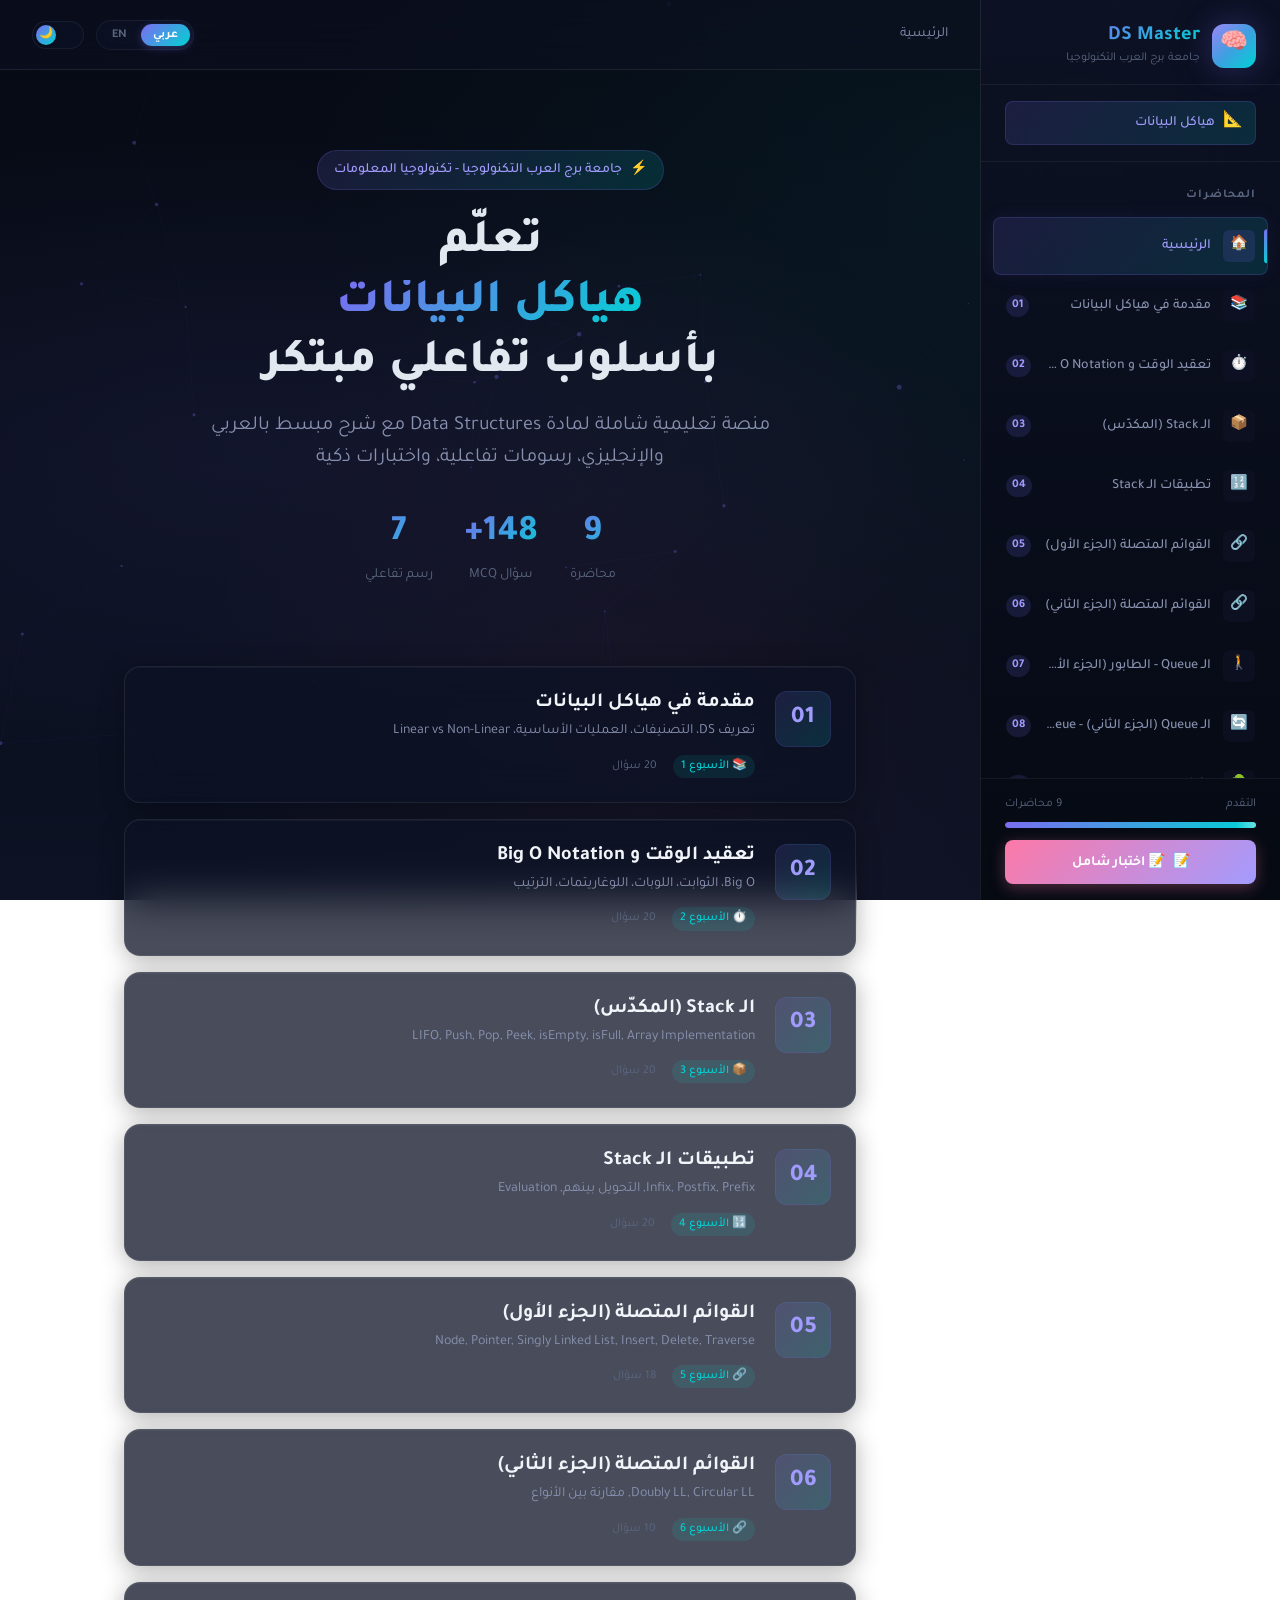
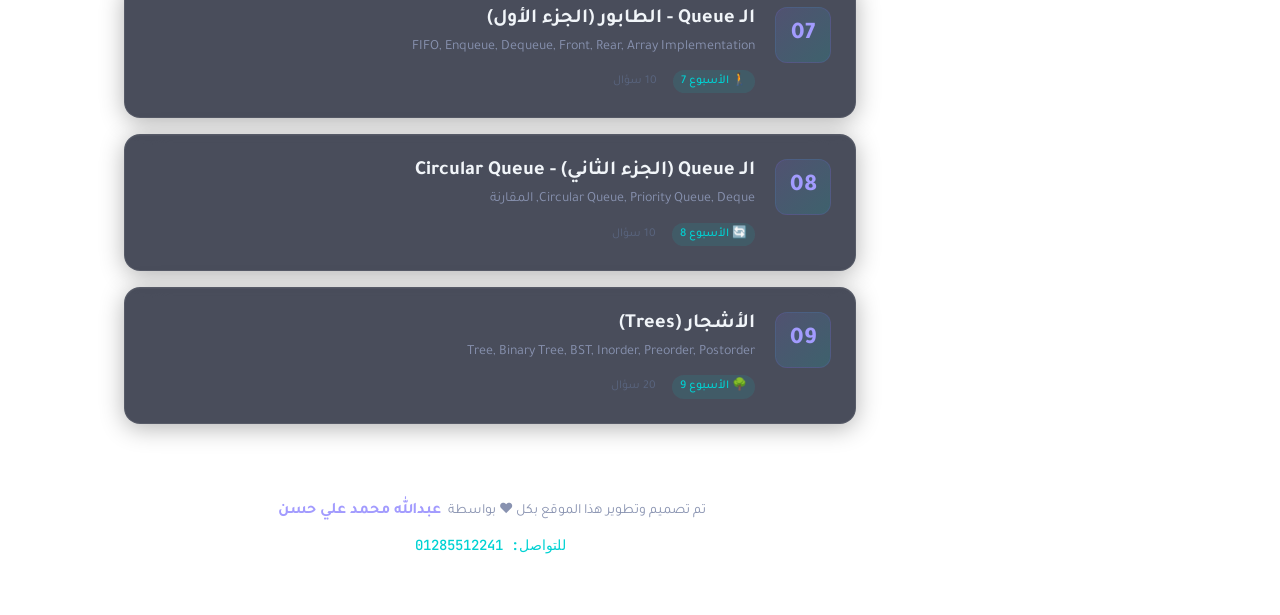
<file: site/index.html>
<!DOCTYPE html>
<html lang="ar" dir="rtl">
<head>
    <meta charset="UTF-8">
    <meta name="viewport" content="width=device-width, initial-scale=1.0">
    <meta name="description" content="DS Master - منصة تعليمية تفاعلية لمادة هياكل البيانات Data Structures - جامعة برج العرب التكنولوجيا">
    <meta name="keywords" content="Data Structures, هياكل البيانات, DS, Stack, Queue, Linked List, Tree, Graph, Big O, Time Complexity">
    <meta name="author" content="Abdullah - Borg El Arab Technology University">
    <title>DS Master | تعلّم هياكل البيانات</title>

    <!-- Favicon -->
    <link rel="icon" href="data:image/svg+xml,<svg xmlns='http://www.w3.org/2000/svg' viewBox='0 0 100 100'><text y='.9em' font-size='90'>🧠</text></svg>">

    <!-- Google Analytics (Free Visitor Tracking) -->
    <!-- لمتابعة الزوار مجاناً، قم بإنشاء حساب في Google Analytics وضع كود التتبع هنا بدلاً من G-XXXXXXXXXX -->
    <!--
    <script async src="https://www.googletagmanager.com/gtag/js?id=G-XXXXXXXXXX"></script>
    <script>
      window.dataLayer = window.dataLayer || [];
      function gtag(){dataLayer.push(arguments);}
      gtag('js', new Date());
      gtag('config', 'G-XXXXXXXXXX');
    </script>
    -->

    <!-- Styles -->
    <link rel="stylesheet" href="css/style.css">
</head>
<body>
    <!-- Particle Background -->
    <canvas id="particles-canvas"></canvas>

    <div class="app-wrapper">
        <!-- ═══════ SIDEBAR ═══════ -->
        <aside class="sidebar" id="sidebar">
            <!-- Logo -->
            <div class="sidebar-header">
                <div class="sidebar-logo">
                    <div class="logo-icon">🧠</div>
                    <div class="logo-text">
                        <span class="logo-title">DS Master</span>
                        <span class="logo-subtitle">جامعة برج العرب التكنولوجيا</span>
                    </div>
                </div>
            </div>

            <!-- Subject Badge -->
            <div class="subject-selector">
                <div class="subject-badge">
                    <span class="subject-badge-icon">📐</span>
                    <span class="subject-badge-text">هياكل البيانات</span>
                </div>
            </div>

            <!-- Navigation -->
            <nav class="sidebar-nav">
                <div class="nav-section-title">المحاضرات</div>
                <div id="sidebar-nav">
                    <!-- Dynamically populated by JS -->
                </div>
            </nav>

            <!-- Footer -->
            <div class="sidebar-footer">
                <div class="sidebar-progress">
                    <div class="progress-label">
                        <span>التقدم</span>
                        <span>9 محاضرات</span>
                    </div>
                    <div class="progress-bar">
                        <div class="progress-fill" style="width: 100%"></div>
                    </div>
                </div>
                <button class="exam-btn" onclick="navigate('exam')">
                    <span>📝</span> اختبار شامل
                </button>
            </div>
        </aside>

        <!-- Sidebar Overlay (mobile) -->
        <div class="sidebar-overlay" onclick="closeSidebar()"></div>

        <!-- ═══════ MAIN AREA ═══════ -->
        <main>
            <!-- Header -->
            <header class="header">
                <div class="header-left">
                    <button class="menu-toggle" onclick="toggleSidebar()" aria-label="Toggle Menu">☰</button>
                    <div class="breadcrumb">
                        <span class="breadcrumb-item">الرئيسية</span>
                    </div>
                </div>

                <div class="header-right">
                    <!-- Language Toggle -->
                    <div class="lang-toggle">
                        <button class="lang-option active" data-lang="ar" onclick="setLanguage('ar')">عربي</button>
                        <button class="lang-option" data-lang="en" onclick="setLanguage('en')">EN</button>
                    </div>

                    <!-- Theme Toggle -->
                    <div class="theme-toggle" onclick="toggleTheme()" role="button" aria-label="Toggle Theme">
                        <div class="theme-toggle-thumb">🌙</div>
                    </div>
                </div>
            </header>

            <!-- Content Area -->
            <div class="main-content" id="main-content">
                <!-- Dynamically rendered by JS -->
                <div class="content-wrapper" style="text-align:center; padding: 4rem 0;">
                    <div style="font-size: 3rem; margin-bottom: 1rem;">🧠</div>
                    <h1 style="font-size: 1.5rem; color: var(--text-heading);">جاري التحميل...</h1>
                    <p style="color: var(--text-muted);">Loading DS Master...</p>
                </div>
            </div>
        </main>
    </div>

    <!-- Scripts (order matters!) -->
    <script src="js/data.js"></script>
    <script src="js/quizzes.js"></script>
    <script src="js/app.js"></script>
</body>
</html>
</file>
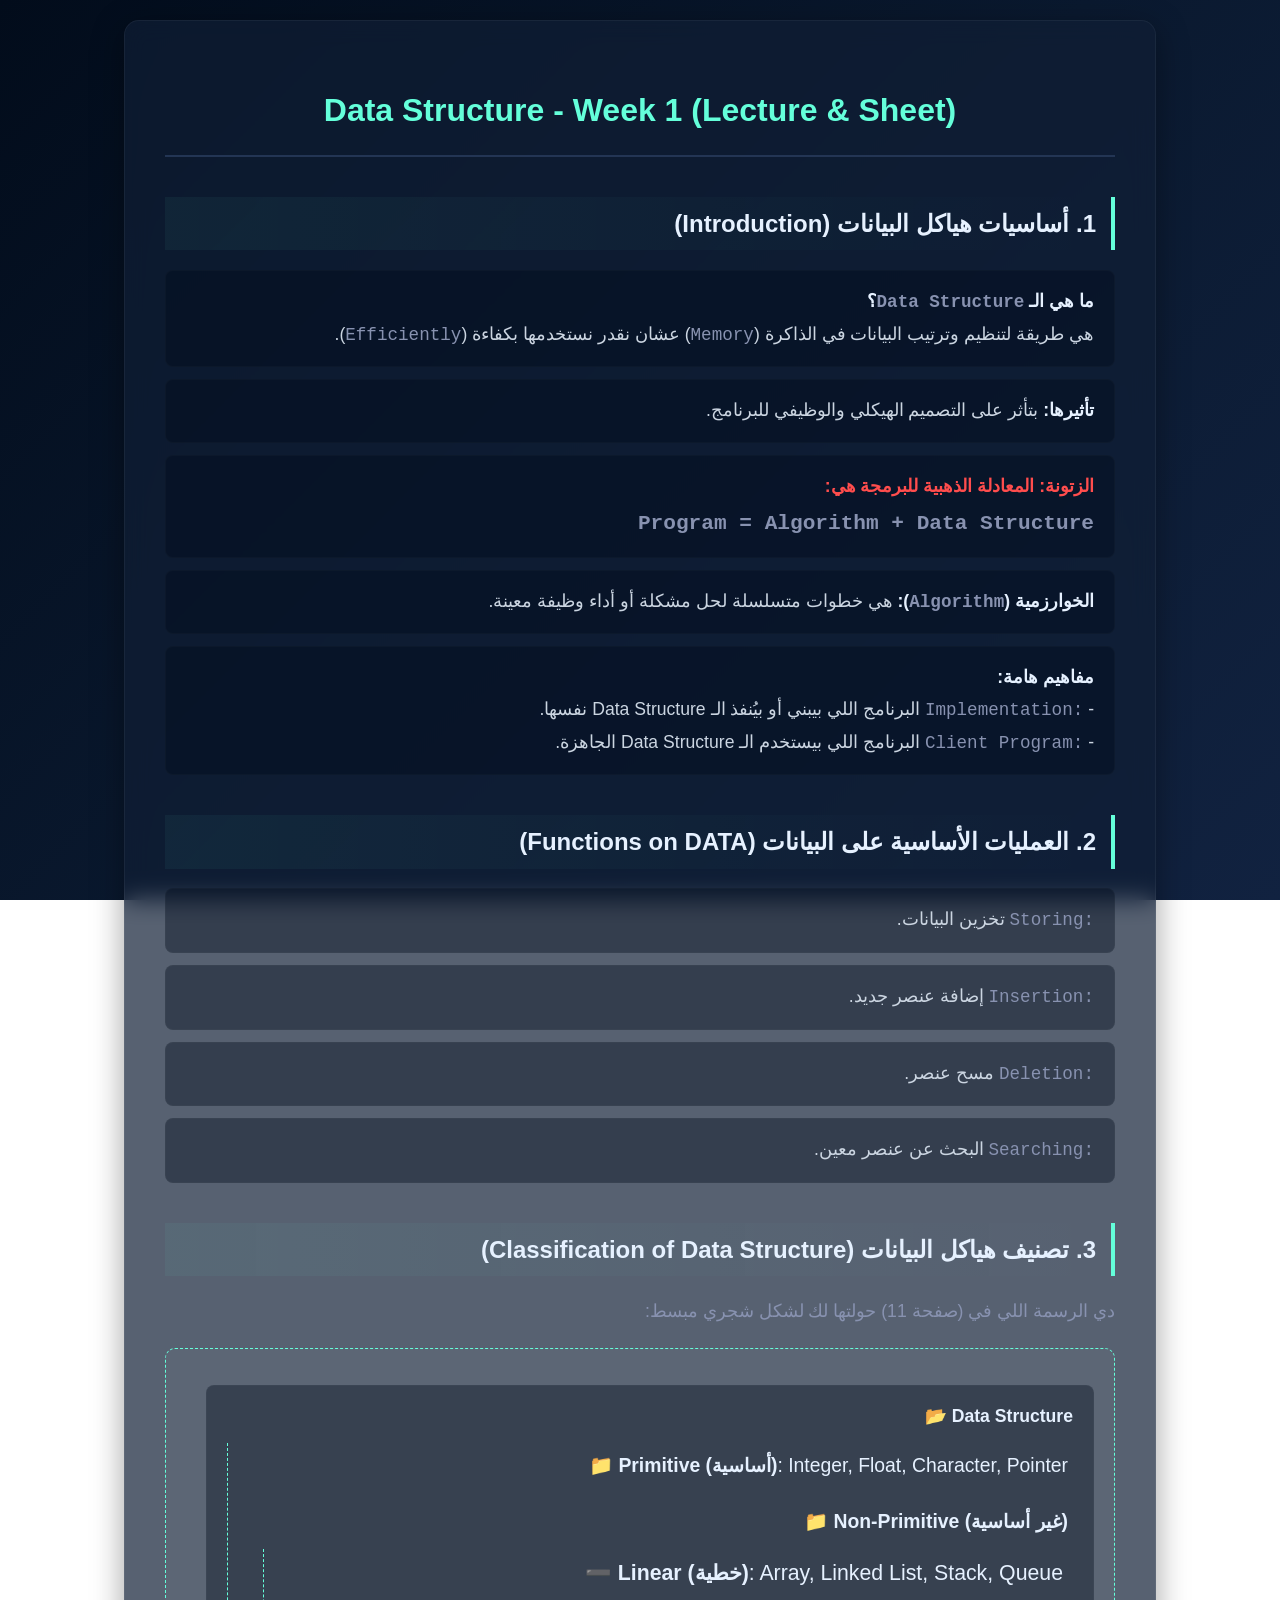
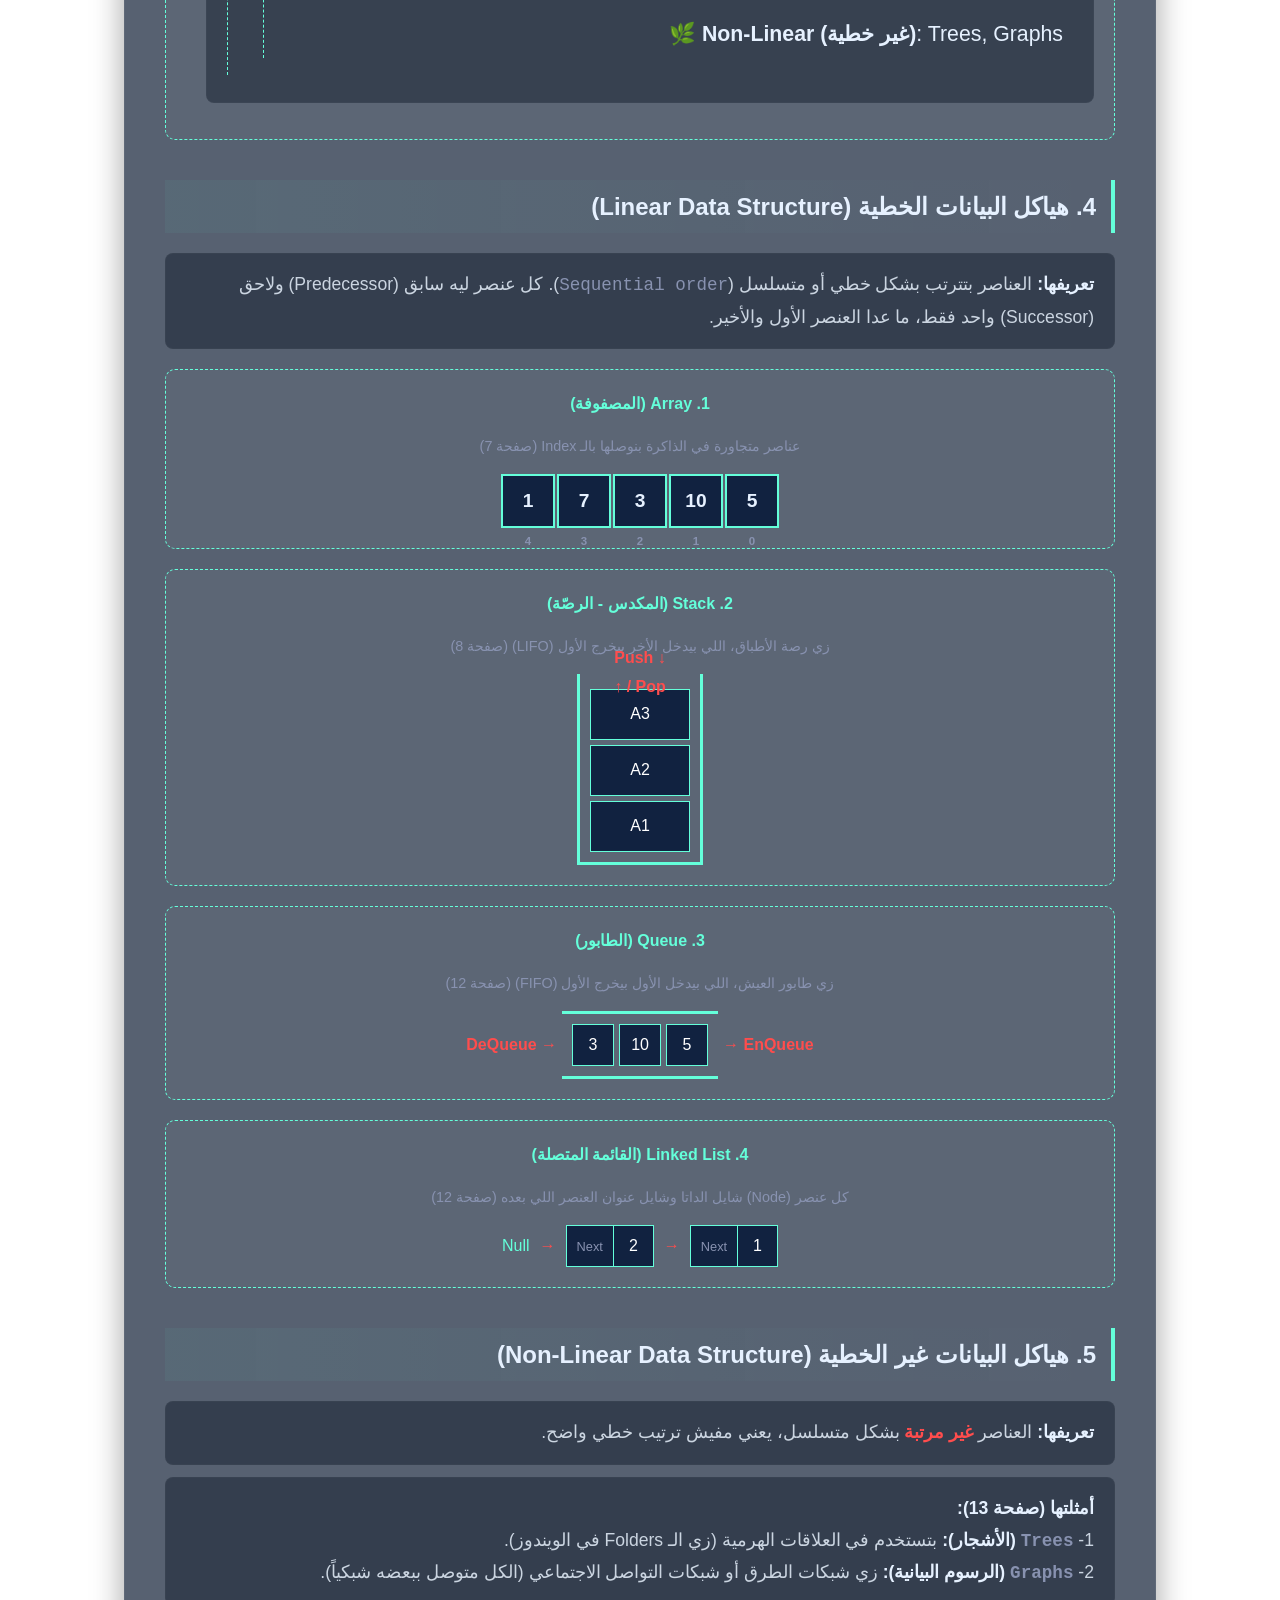
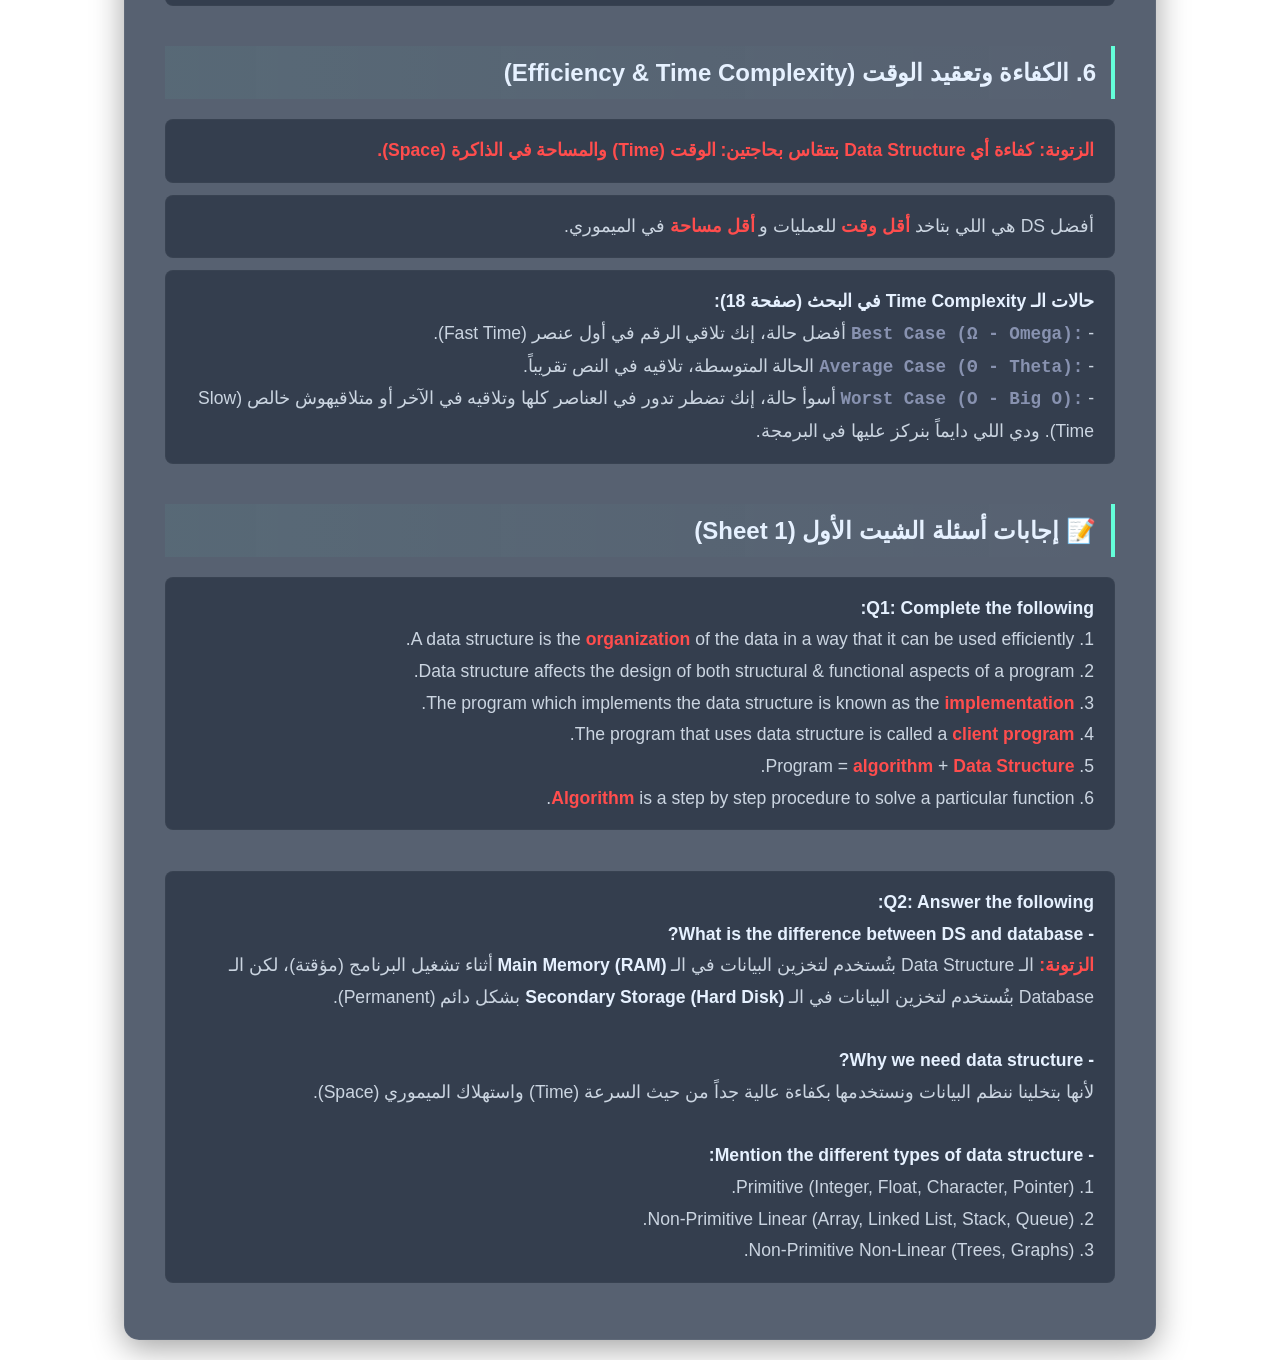
<file: w1/1jsonDB.html>
<!DOCTYPE html>
<html lang="ar" dir="rtl">
<head>
    <meta charset="UTF-8">
    <meta name="viewport" content="width=device-width, initial-scale=1.0">
    <title>Data Structure - Lecture 1 & Sheet 1</title>
    <style>
        /* إعدادات الخلفية الكحلي الداكنة - Dark Theme */
        body {
            font-family: 'Segoe UI', Tahoma, Geneva, Verdana, sans-serif;
            background: linear-gradient(135deg, #020c1b, #0a192f, #112240);
            background-attachment: fixed;
            color: #cbd5e1;
            line-height: 1.8;
            padding: 20px;
            margin: 0;
            display: flex;
            justify-content: center;
        }

        .container {
            max-width: 950px;
            width: 100%;
            background: rgba(16, 30, 54, 0.7);
            backdrop-filter: blur(12px);
            -webkit-backdrop-filter: blur(12px);
            border: 1px solid rgba(255, 255, 255, 0.05);
            border-radius: 15px;
            padding: 40px;
            box-shadow: 0 8px 32px 0 rgba(0, 0, 0, 0.37);
        }

        h1 {
            text-align: center;
            color: #64ffda;
            border-bottom: 2px solid #233554;
            padding-bottom: 15px;
            margin-bottom: 30px;
        }

        h2 {
            color: #e6f1ff;
            margin-top: 40px;
            border-right: 4px solid #64ffda;
            padding-right: 15px;
            background: linear-gradient(90deg, rgba(100, 255, 218, 0.05) 0%, transparent 100%);
            padding-top: 5px;
            padding-bottom: 5px;
        }

        ul {
            list-style-type: none;
            padding: 0;
        }

        li {
            background: rgba(2, 12, 27, 0.4);
            margin-bottom: 12px;
            padding: 15px 20px;
            border-radius: 8px;
            border: 1px solid rgba(255, 255, 255, 0.02);
            font-size: 1.1em;
        }

        /* تنسيق الزتونة */
        .zatouna {
            color: #ff4d4d;
            font-weight: bold;
        }

        /* تنسيق الإنجليزي */
        .en {
            font-family: 'Courier New', Courier, monospace;
            color: #8892b0;
            direction: ltr;
            display: inline-block;
        }

        strong { color: #e6f1ff; }

        /* ========= قسم الرسومات (CSS Drawings) ========= */
        .diagram-box {
            background: rgba(255, 255, 255, 0.03);
            border-radius: 10px;
            padding: 20px;
            margin: 20px 0;
            text-align: center;
            border: 1px dashed #64ffda;
        }

        .diagram-title {
            color: #64ffda;
            font-weight: bold;
            margin-bottom: 15px;
        }

        /* 1. Array Diagram */
        .array-diagram {
            display: flex;
            justify-content: center;
            gap: 2px;
        }
        .array-cell {
            width: 50px; height: 50px;
            background: #112240;
            border: 2px solid #64ffda;
            display: flex;
            align-items: center;
            justify-content: center;
            font-size: 1.2em;
            font-weight: bold;
            color: #e6f1ff;
            position: relative;
        }
        .array-index {
            position: absolute;
            bottom: -25px;
            font-size: 0.6em;
            color: #8892b0;
        }

        /* 2. Stack Diagram */
        .stack-diagram {
            display: inline-block;
            border-bottom: 3px solid #64ffda;
            border-left: 3px solid #64ffda;
            border-right: 3px solid #64ffda;
            padding: 10px;
            width: 100px;
            position: relative;
            margin: 0 auto;
        }
        .stack-item {
            background: #112240;
            border: 1px solid #64ffda;
            padding: 10px;
            margin-top: 5px;
            color: #fff;
        }
        .stack-arrow {
            position: absolute;
            top: -30px; left: 50%;
            transform: translateX(-50%);
            color: #ff4d4d;
            font-weight: bold;
        }

        /* 3. Queue Diagram */
        .queue-diagram {
            display: flex;
            align-items: center;
            justify-content: center;
            gap: 5px;
        }
        .queue-box {
            display: flex;
            border-top: 3px solid #64ffda;
            border-bottom: 3px solid #64ffda;
            padding: 10px;
            gap: 5px;
        }
        .queue-item {
            width: 40px; height: 40px;
            background: #112240;
            border: 1px solid #64ffda;
            display: flex; align-items: center; justify-content: center; color: #fff;
        }

        /* 4. Linked List Diagram */
        .ll-diagram {
            display: flex;
            align-items: center;
            justify-content: center;
        }
        .ll-node {
            display: flex;
            border: 1px solid #64ffda;
            background: #112240;
            height: 40px;
        }
        .ll-data { padding: 5px 15px; border-left: 1px solid #64ffda; color: #fff; display: flex; align-items: center;}
        .ll-next { padding: 5px 10px; font-size: 0.8em; color: #8892b0; display: flex; align-items: center; }
        .ll-arrow { margin: 0 10px; color: #ff4d4d; font-weight: bold; }

    </style>
</head>
<body>

    <div class="container">
        <h1>Data Structure - Week 1 (Lecture & Sheet)</h1>

        <h2>1. أساسيات هياكل البيانات (Introduction)</h2>
        <ul>
            <li><strong>ما هي الـ <span class="en">Data Structure</span>؟</strong><br>
                هي طريقة لتنظيم وترتيب البيانات في الذاكرة (<span class="en">Memory</span>) عشان نقدر نستخدمها بكفاءة (<span class="en">Efficiently</span>).</li>
            <li><strong>تأثيرها:</strong> بتأثر على التصميم الهيكلي والوظيفي للبرنامج.</li>
            <li><span class="zatouna">الزتونة: المعادلة الذهبية للبرمجة هي:</span><br>
                <strong style="color: #64ffda; font-size: 1.2em;"><span class="en">Program = Algorithm + Data Structure</span></strong>
            </li>
            <li><strong>الخوارزمية (<span class="en">Algorithm</span>):</strong> هي خطوات متسلسلة لحل مشكلة أو أداء وظيفة معينة.</li>
            <li><strong>مفاهيم هامة:</strong><br>
                - <span class="en">Implementation:</span> البرنامج اللي بيبني أو بيُنفذ الـ Data Structure نفسها.<br>
                - <span class="en">Client Program:</span> البرنامج اللي بيستخدم الـ Data Structure الجاهزة.
            </li>
        </ul>

        <h2>2. العمليات الأساسية على البيانات (Functions on DATA)</h2>
        <ul>
            <li><span class="en">Storing:</span> تخزين البيانات.</li>
            <li><span class="en">Insertion:</span> إضافة عنصر جديد.</li>
            <li><span class="en">Deletion:</span> مسح عنصر.</li>
            <li><span class="en">Searching:</span> البحث عن عنصر معين.</li>
        </ul>

        <h2>3. تصنيف هياكل البيانات (Classification of Data Structure)</h2>
        <p style="color: #8892b0; font-size: 1.1em;">دي الرسمة اللي في (صفحة 11) حولتها لك لشكل شجري مبسط:</p>
        
        <div class="diagram-box" style="text-align: right; direction: ltr;">
            <ul style="list-style-type: none; padding-left: 20px; color: #e6f1ff;">
                <li>📂 <strong>Data Structure</strong>
                    <ul style="padding-left: 30px; border-left: 1px dashed #64ffda; margin-top: 10px;">
                        <li style="background: transparent; border: none; padding: 5px;">📁 <strong>Primitive (أساسية)</strong>: Integer, Float, Character, Pointer</li>
                        <li style="background: transparent; border: none; padding: 5px;">📁 <strong>Non-Primitive (غير أساسية)</strong>
                            <ul style="padding-left: 30px; border-left: 1px dashed #64ffda; margin-top: 10px;">
                                <li style="background: transparent; border: none; padding: 5px;">➖ <strong>Linear (خطية)</strong>: Array, Linked List, Stack, Queue</li>
                                <li style="background: transparent; border: none; padding: 5px;">🌿 <strong>Non-Linear (غير خطية)</strong>: Trees, Graphs</li>
                            </ul>
                        </li>
                    </ul>
                </li>
            </ul>
        </div>

        <h2>4. هياكل البيانات الخطية (Linear Data Structure)</h2>
        <ul>
            <li><strong>تعريفها:</strong> العناصر بتترتب بشكل خطي أو متسلسل (<span class="en">Sequential order</span>). كل عنصر ليه سابق (Predecessor) ولاحق (Successor) واحد فقط، ما عدا العنصر الأول والأخير.</li>
        </ul>

        <!-- رسومات الـ Linear DS -->
        <div class="diagram-box">
            <div class="diagram-title">1. Array (المصفوفة)</div>
            <p style="font-size: 0.9em; color:#8892b0;">عناصر متجاورة في الذاكرة بنوصلها بالـ Index (صفحة 7)</p>
            <div class="array-diagram">
                <div class="array-cell">5<span class="array-index">0</span></div>
                <div class="array-cell">10<span class="array-index">1</span></div>
                <div class="array-cell">3<span class="array-index">2</span></div>
                <div class="array-cell">7<span class="array-index">3</span></div>
                <div class="array-cell">1<span class="array-index">4</span></div>
            </div>
        </div>

        <div class="diagram-box">
            <div class="diagram-title">2. Stack (المكدس - الرصّة)</div>
            <p style="font-size: 0.9em; color:#8892b0;">زي رصة الأطباق، اللي بيدخل الأخر بيخرج الأول (LIFO) (صفحة 8)</p>
            <div class="stack-diagram">
                <div class="stack-arrow">↓ Push / Pop ↑</div>
                <div class="stack-item">A3</div>
                <div class="stack-item">A2</div>
                <div class="stack-item">A1</div>
            </div>
        </div>

        <div class="diagram-box">
            <div class="diagram-title">3. Queue (الطابور)</div>
            <p style="font-size: 0.9em; color:#8892b0;">زي طابور العيش، اللي بيدخل الأول بيخرج الأول (FIFO) (صفحة 12)</p>
            <div class="queue-diagram">
                <span style="color:#ff4d4d; font-weight:bold;">EnQueue → </span>
                <div class="queue-box">
                    <div class="queue-item">5</div>
                    <div class="queue-item">10</div>
                    <div class="queue-item">3</div>
                </div>
                <span style="color:#ff4d4d; font-weight:bold;"> → DeQueue</span>
            </div>
        </div>

        <div class="diagram-box">
            <div class="diagram-title">4. Linked List (القائمة المتصلة)</div>
            <p style="font-size: 0.9em; color:#8892b0;">كل عنصر (Node) شايل الداتا وشايل عنوان العنصر اللي بعده (صفحة 12)</p>
            <div class="ll-diagram">
                <div class="ll-node"><div class="ll-data">1</div><div class="ll-next">Next</div></div>
                <div class="ll-arrow">→</div>
                <div class="ll-node"><div class="ll-data">2</div><div class="ll-next">Next</div></div>
                <div class="ll-arrow">→</div>
                <div style="color: #64ffda;">Null</div>
            </div>
        </div>

        <h2>5. هياكل البيانات غير الخطية (Non-Linear Data Structure)</h2>
        <ul>
            <li><strong>تعريفها:</strong> العناصر <span class="zatouna">غير مرتبة</span> بشكل متسلسل، يعني مفيش ترتيب خطي واضح.</li>
            <li><strong>أمثلتها (صفحة 13):</strong>
                <br>1- <strong><span class="en">Trees</span> (الأشجار):</strong> بتستخدم في العلاقات الهرمية (زي الـ Folders في الويندوز).
                <br>2- <strong><span class="en">Graphs</span> (الرسوم البيانية):</strong> زي شبكات الطرق أو شبكات التواصل الاجتماعي (الكل متوصل ببعضه شبكياً).
            </li>
        </ul>

        <h2>6. الكفاءة وتعقيد الوقت (Efficiency & Time Complexity)</h2>
        <ul>
            <li><span class="zatouna">الزتونة: كفاءة أي Data Structure بتتقاس بحاجتين: الوقت (Time) والمساحة في الذاكرة (Space).</span></li>
            <li>أفضل DS هي اللي بتاخد <span class="zatouna">أقل وقت</span> للعمليات و <span class="zatouna">أقل مساحة</span> في الميموري.</li>
            <li><strong>حالات الـ Time Complexity في البحث (صفحة 18):</strong>
                <br>- <strong><span class="en">Best Case (Ω - Omega):</span></strong> أفضل حالة، إنك تلاقي الرقم في أول عنصر (Fast Time).
                <br>- <strong><span class="en">Average Case (Θ - Theta):</span></strong> الحالة المتوسطة، تلاقيه في النص تقريباً.
                <br>- <strong><span class="en">Worst Case (O - Big O):</span></strong> أسوأ حالة، إنك تضطر تدور في العناصر كلها وتلاقيه في الآخر أو متلاقيهوش خالص (Slow Time). ودي اللي دايماً بنركز عليها في البرمجة.
            </li>
        </ul>

        <h2>📝 إجابات أسئلة الشيت الأول (Sheet 1)</h2>
        <ul>
            <li><strong>Q1: Complete the following:</strong><br>
                1. A data structure is the <span class="zatouna">organization</span> of the data in a way that it can be used efficiently.<br>
                2. Data structure affects the design of both structural & functional aspects of a program.<br>
                3. The program which implements the data structure is known as the <span class="zatouna">implementation</span>.<br>
                4. The program that uses data structure is called a <span class="zatouna">client program</span>.<br>
                5. Program = <span class="zatouna">algorithm</span> + <span class="zatouna">Data Structure</span>.<br>
                6. <span class="zatouna">Algorithm</span> is a step by step procedure to solve a particular function.
            </li>
            <br>
            <li><strong>Q2: Answer the following:</strong><br>
                <strong>- What is the difference between DS and database?</strong><br>
                <span class="zatouna">الزتونة:</span> الـ Data Structure بتُستخدم لتخزين البيانات في الـ <strong>Main Memory (RAM)</strong> أثناء تشغيل البرنامج (مؤقتة)، لكن الـ Database بتُستخدم لتخزين البيانات في الـ <strong>Secondary Storage (Hard Disk)</strong> بشكل دائم (Permanent).<br><br>
                
                <strong>- Why we need data structure?</strong><br>
                لأنها بتخلينا ننظم البيانات ونستخدمها بكفاءة عالية جداً من حيث السرعة (Time) واستهلاك الميموري (Space).<br><br>

                <strong>- Mention the different types of data structure:</strong><br>
                1. Primitive (Integer, Float, Character, Pointer).<br>
                2. Non-Primitive Linear (Array, Linked List, Stack, Queue).<br>
                3. Non-Primitive Non-Linear (Trees, Graphs).
            </li>
        </ul>

    </div>

</body>
</html>
</file>
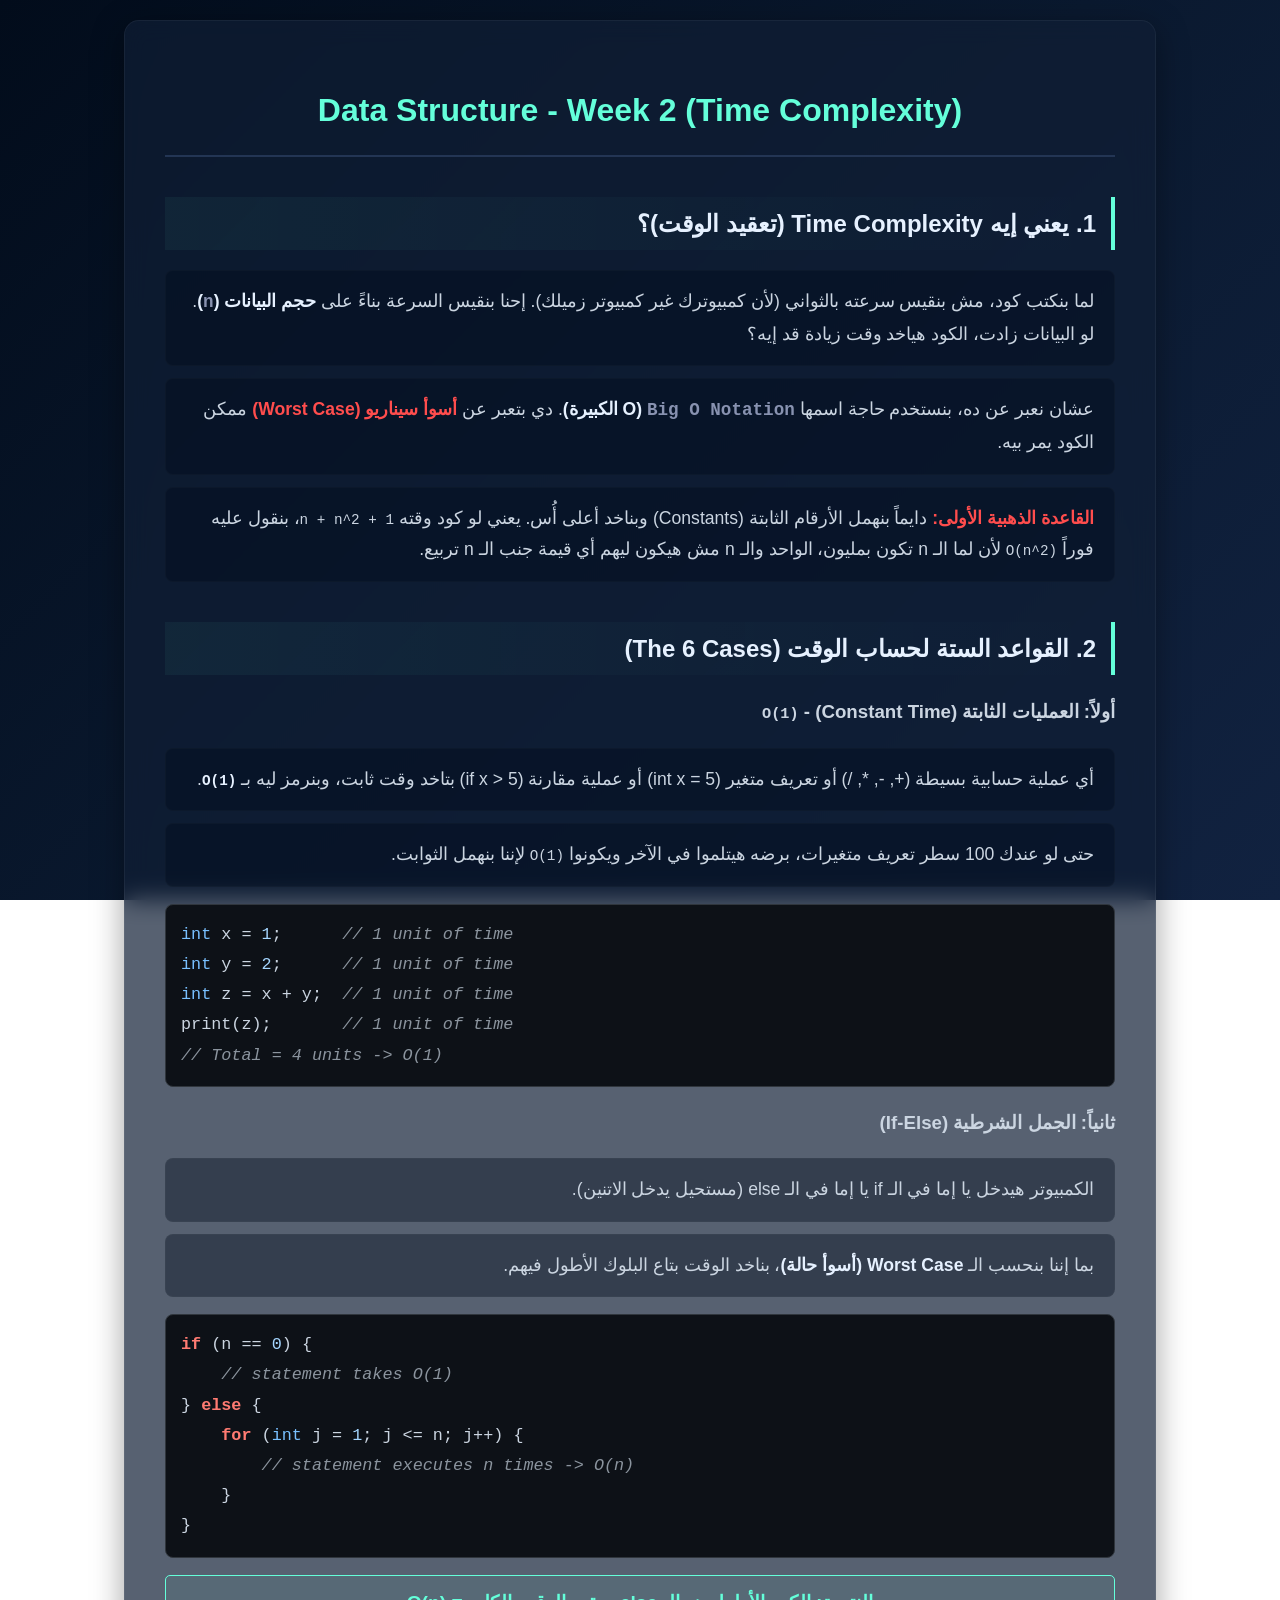
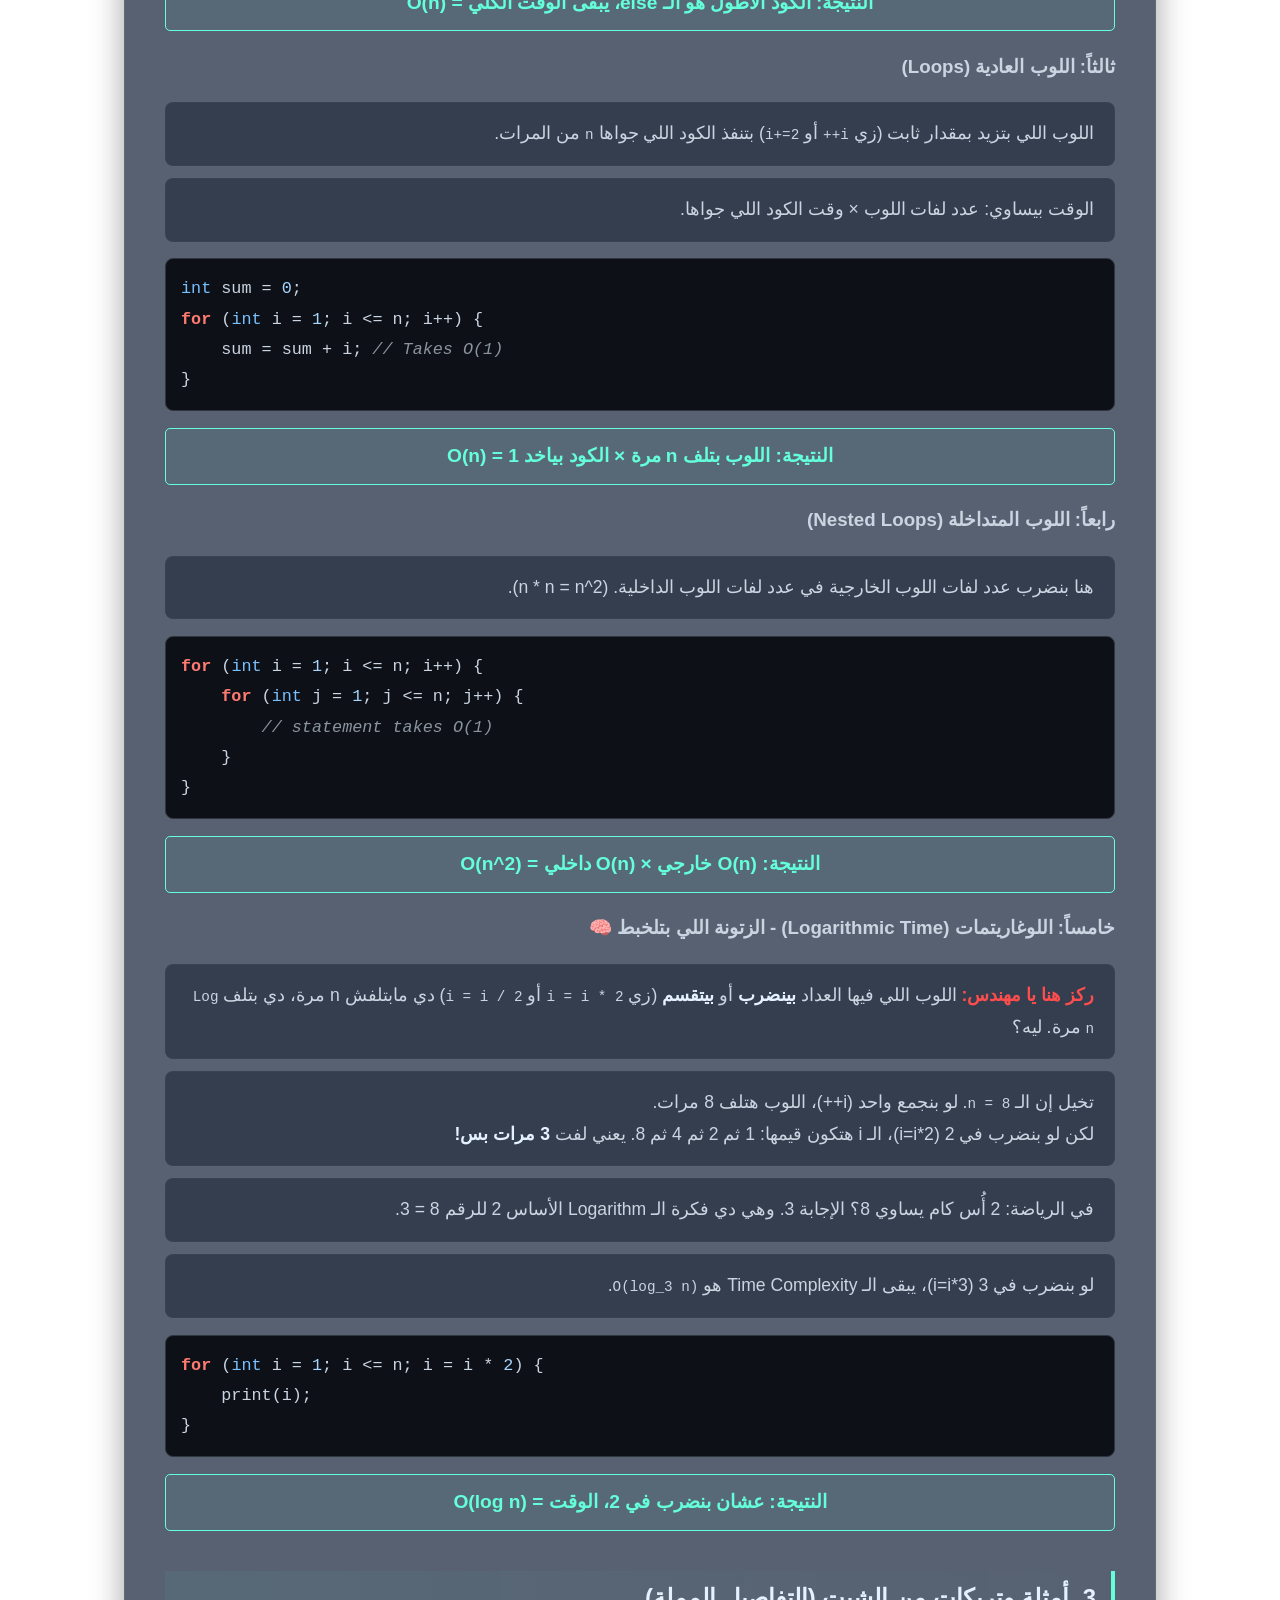
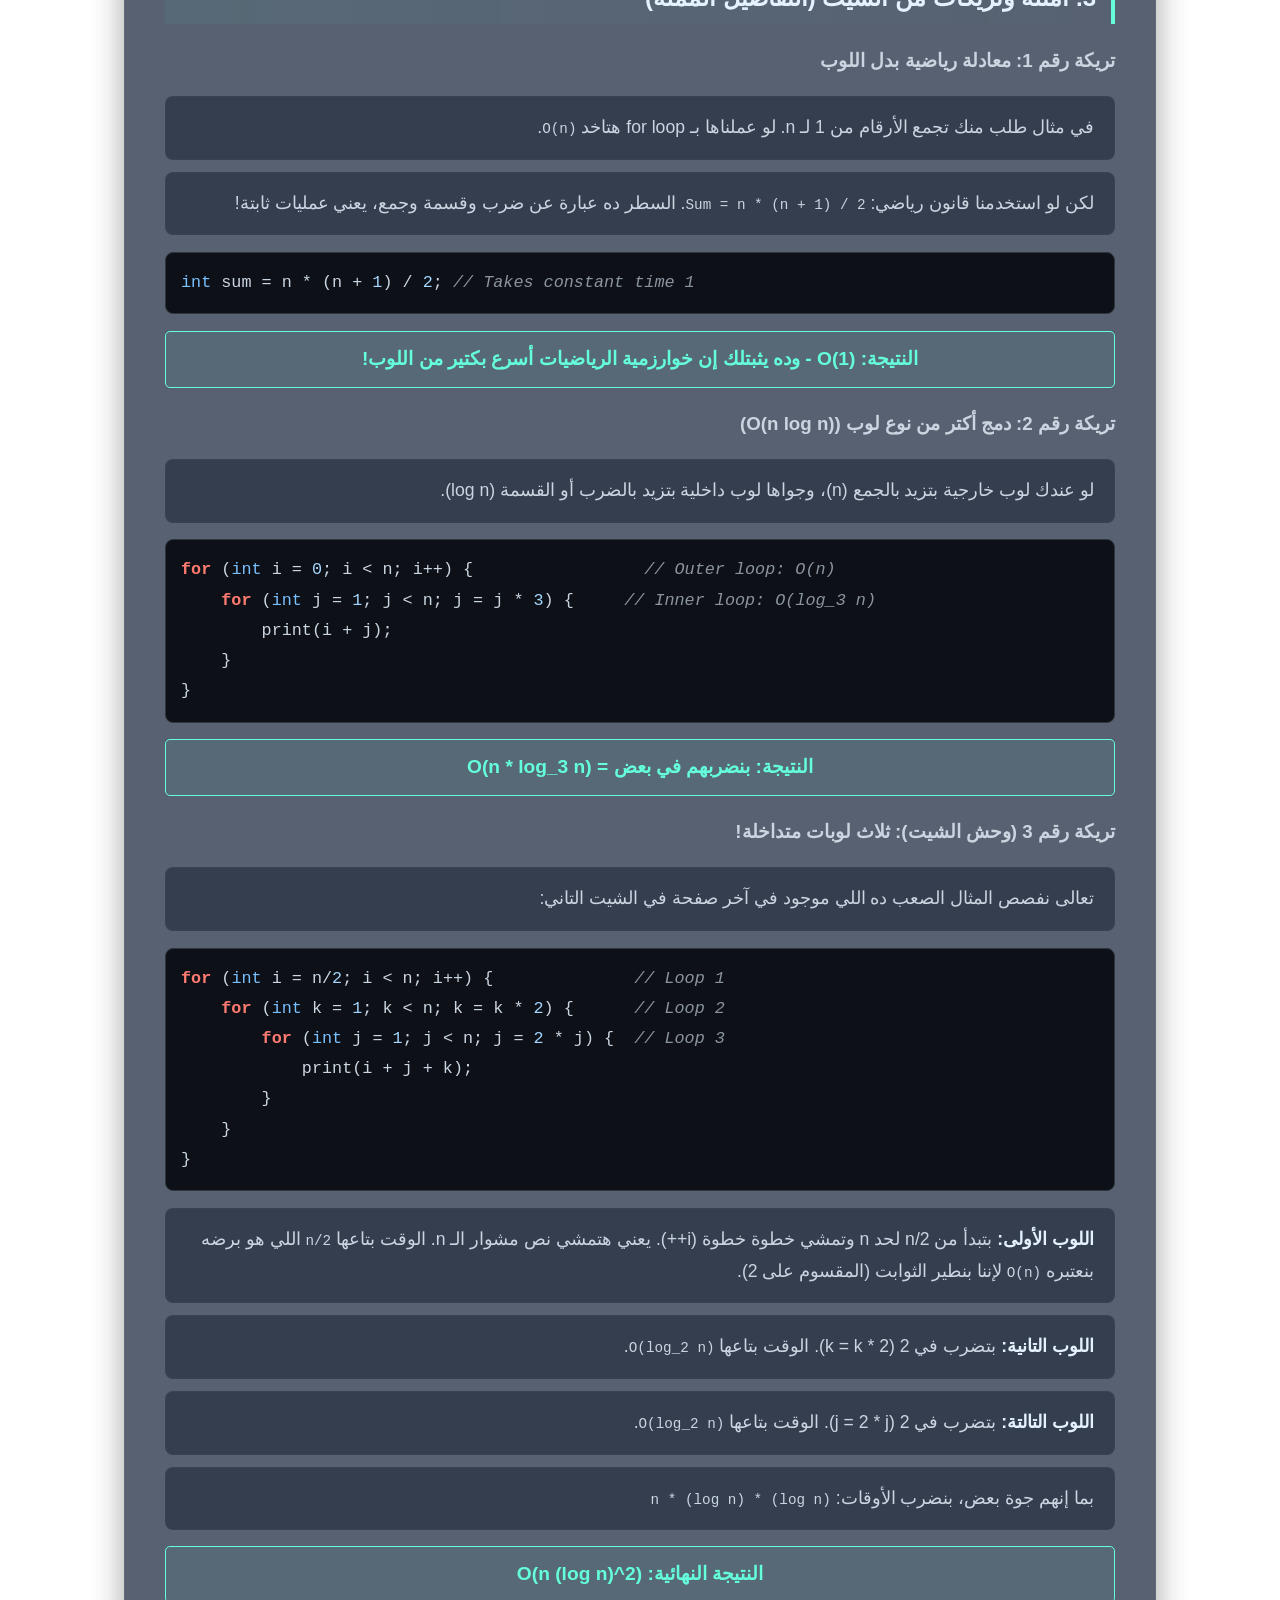
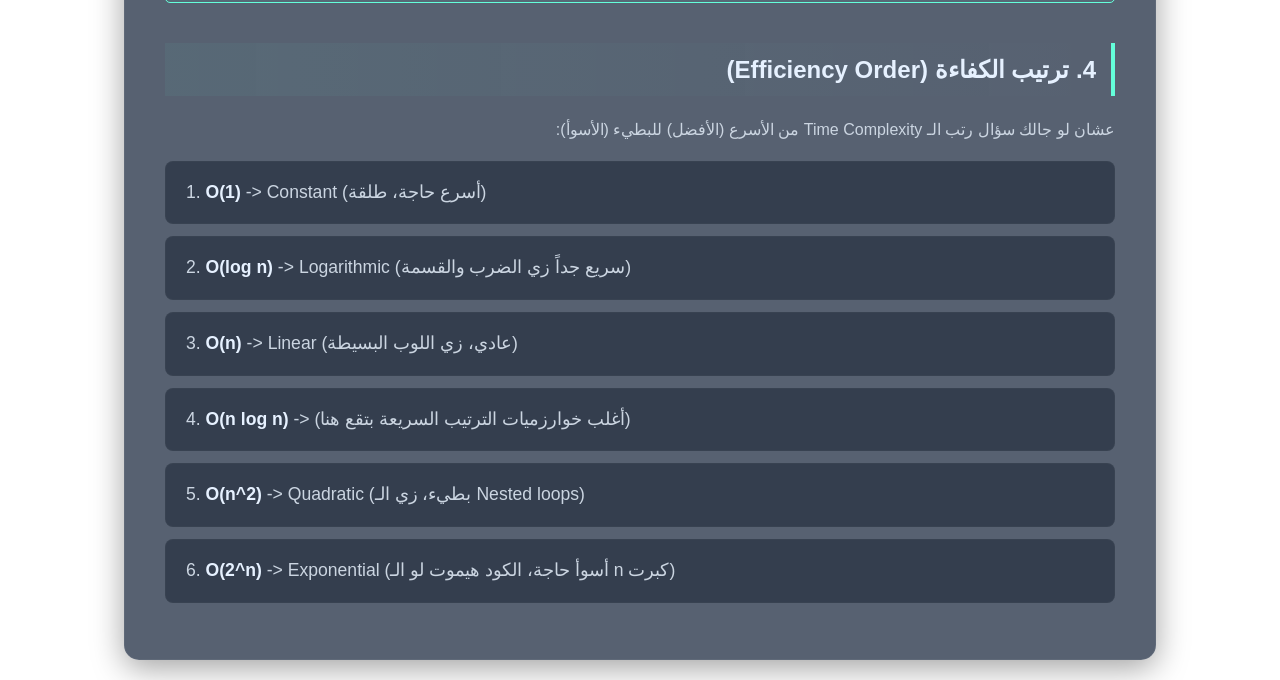
<file: w2/json 2 DS.html>
<!DOCTYPE html>
<html lang="ar" dir="rtl">
<head>
    <meta charset="UTF-8">
    <meta name="viewport" content="width=device-width, initial-scale=1.0">
    <title>Data Structure - Lecture 2 & Sheet 2</title>
    <style>
        /* إعدادات الخلفية الكحلي الداكنة - Dark Theme */
        body {
            font-family: 'Segoe UI', Tahoma, Geneva, Verdana, sans-serif;
            background: linear-gradient(135deg, #020c1b, #0a192f, #112240);
            background-attachment: fixed;
            color: #cbd5e1;
            line-height: 1.8;
            padding: 20px;
            margin: 0;
            display: flex;
            justify-content: center;
        }

        .container {
            max-width: 950px;
            width: 100%;
            background: rgba(16, 30, 54, 0.7);
            backdrop-filter: blur(12px);
            -webkit-backdrop-filter: blur(12px);
            border: 1px solid rgba(255, 255, 255, 0.05);
            border-radius: 15px;
            padding: 40px;
            box-shadow: 0 8px 32px 0 rgba(0, 0, 0, 0.37);
        }

        h1 {
            text-align: center;
            color: #64ffda;
            border-bottom: 2px solid #233554;
            padding-bottom: 15px;
            margin-bottom: 30px;
        }

        h2 {
            color: #e6f1ff;
            margin-top: 40px;
            border-right: 4px solid #64ffda;
            padding-right: 15px;
            background: linear-gradient(90deg, rgba(100, 255, 218, 0.05) 0%, transparent 100%);
            padding-top: 5px;
            padding-bottom: 5px;
        }

        ul {
            list-style-type: none;
            padding: 0;
        }

        li {
            background: rgba(2, 12, 27, 0.4);
            margin-bottom: 12px;
            padding: 15px 20px;
            border-radius: 8px;
            border: 1px solid rgba(255, 255, 255, 0.02);
            font-size: 1.1em;
        }

        /* تنسيق الزتونة */
        .zatouna {
            color: #ff4d4d;
            font-weight: bold;
        }

        /* تنسيق الإنجليزي */
        .en {
            font-family: 'Courier New', Courier, monospace;
            color: #8892b0;
            direction: ltr;
            display: inline-block;
        }

        strong { color: #e6f1ff; }

        /* تنسيق الأكواد - IDE Style */
        pre {
            background: #0d1117;
            border: 1px solid #30363d;
            border-radius: 8px;
            padding: 15px;
            direction: ltr;
            text-align: left;
            overflow-x: auto;
            font-family: 'Consolas', 'Courier New', monospace;
            font-size: 1.05em;
        }
        
        .code-comment { color: #8b949e; font-style: italic; }
        .code-keyword { color: #ff7b72; font-weight: bold; }
        .code-type { color: #79c0ff; }
        .code-operator { color: #d2a8ff; }
        .code-number { color: #a5d6ff; }
        .code-string { color: #a5d6ff; }

        .complexity-box {
            background: rgba(100, 255, 218, 0.05);
            border: 1px solid #64ffda;
            padding: 10px;
            border-radius: 5px;
            margin-top: 10px;
            text-align: center;
            font-size: 1.2em;
            font-weight: bold;
            color: #64ffda;
        }

    </style>
</head>
<body>

    <div class="container">
        <h1>Data Structure - Week 2 (Time Complexity)</h1>

        <h2>1. يعني إيه Time Complexity (تعقيد الوقت)؟</h2>
        <ul>
            <li>لما بنكتب كود، مش بنقيس سرعته بالثواني (لأن كمبيوترك غير كمبيوتر زميلك). إحنا بنقيس السرعة بناءً على <strong>حجم البيانات (<span class="en">n</span>)</strong>. لو البيانات زادت، الكود هياخد وقت زيادة قد إيه؟</li>
            <li>عشان نعبر عن ده، بنستخدم حاجة اسمها <strong><span class="en">Big O Notation</span> (O الكبيرة)</strong>. دي بتعبر عن <span class="zatouna">أسوأ سيناريو (Worst Case)</span> ممكن الكود يمر بيه.</li>
            <li><span class="zatouna">القاعدة الذهبية الأولى:</span> دايماً بنهمل الأرقام الثابتة (Constants) وبناخد أعلى أُس. يعني لو كود وقته <code>1 + n + n^2</code>، بنقول عليه فوراً <code>O(n^2)</code> لأن لما الـ n تكون بمليون، الواحد والـ n مش هيكون ليهم أي قيمة جنب الـ n تربيع.</li>
        </ul>

        <h2>2. القواعد الستة لحساب الوقت (The 6 Cases)</h2>

        <h3>أولاً: العمليات الثابتة (Constant Time) - <code>O(1)</code></h3>
        <ul>
            <li>أي عملية حسابية بسيطة (+, -, *, /) أو تعريف متغير (int x = 5) أو عملية مقارنة (if x > 5) بتاخد وقت ثابت، وبنرمز ليه بـ <strong><code>O(1)</code></strong>.</li>
            <li>حتى لو عندك 100 سطر تعريف متغيرات، برضه هيتلموا في الآخر ويكونوا <code>O(1)</code> لإننا بنهمل الثوابت.</li>
        </ul>
<pre>
<span class="code-type">int</span> x = <span class="code-number">1</span>;      <span class="code-comment">// 1 unit of time</span>
<span class="code-type">int</span> y = <span class="code-number">2</span>;      <span class="code-comment">// 1 unit of time</span>
<span class="code-type">int</span> z = x + y;  <span class="code-comment">// 1 unit of time</span>
print(z);       <span class="code-comment">// 1 unit of time</span>
<span class="code-comment">// Total = 4 units -> O(1)</span>
</pre>

        <h3>ثانياً: الجمل الشرطية (If-Else)</h3>
        <ul>
            <li>الكمبيوتر هيدخل يا إما في الـ if يا إما في الـ else (مستحيل يدخل الاتنين).</li>
            <li>بما إننا بنحسب الـ <strong>Worst Case (أسوأ حالة)</strong>، بناخد الوقت بتاع البلوك الأطول فيهم.</li>
        </ul>
<pre>
<span class="code-keyword">if</span> (n == <span class="code-number">0</span>) {
    <span class="code-comment">// statement takes O(1)</span>
} <span class="code-keyword">else</span> {
    <span class="code-keyword">for</span> (<span class="code-type">int</span> j = <span class="code-number">1</span>; j <= n; j++) {
        <span class="code-comment">// statement executes n times -> O(n)</span>
    }
}
</pre>
        <div class="complexity-box">النتيجة: الكود الأطول هو الـ else، يبقى الوقت الكلي = O(n)</div>

        <h3>ثالثاً: اللوب العادية (Loops)</h3>
        <ul>
            <li>اللوب اللي بتزيد بمقدار ثابت (زي <code>i++</code> أو <code>i+=2</code>) بتنفذ الكود اللي جواها <code>n</code> من المرات.</li>
            <li>الوقت بيساوي: عدد لفات اللوب × وقت الكود اللي جواها.</li>
        </ul>
<pre>
<span class="code-type">int</span> sum = <span class="code-number">0</span>;
<span class="code-keyword">for</span> (<span class="code-type">int</span> i = <span class="code-number">1</span>; i <= n; i++) {
    sum = sum + i; <span class="code-comment">// Takes O(1)</span>
}
</pre>
        <div class="complexity-box">النتيجة: اللوب بتلف n مرة × الكود بياخد 1 = O(n)</div>

        <h3>رابعاً: اللوب المتداخلة (Nested Loops)</h3>
        <ul>
            <li>هنا بنضرب عدد لفات اللوب الخارجية في عدد لفات اللوب الداخلية. (n * n = n^2).</li>
        </ul>
<pre>
<span class="code-keyword">for</span> (<span class="code-type">int</span> i = <span class="code-number">1</span>; i <= n; i++) {
    <span class="code-keyword">for</span> (<span class="code-type">int</span> j = <span class="code-number">1</span>; j <= n; j++) {
        <span class="code-comment">// statement takes O(1)</span>
    }
}
</pre>
        <div class="complexity-box">النتيجة: O(n) خارجي × O(n) داخلي = O(n^2)</div>

        <h3>خامساً: اللوغاريتمات (Logarithmic Time) - الزتونة اللي بتلخبط 🧠</h3>
        <ul>
            <li><span class="zatouna">ركز هنا يا مهندس:</span> اللوب اللي فيها العداد <strong>بينضرب</strong> أو <strong>بيتقسم</strong> (زي <code>i = i * 2</code> أو <code>i = i / 2</code>) دي مابتلفش n مرة، دي بتلف <code>Log n</code> مرة. ليه؟</li>
            <li>تخيل إن الـ <code>n = 8</code>. لو بنجمع واحد (i++)، اللوب هتلف 8 مرات.
            <br>لكن لو بنضرب في 2 (i=i*2)، الـ i هتكون قيمها: 1 ثم 2 ثم 4 ثم 8. يعني لفت <strong>3 مرات بس!</strong></li>
            <li>في الرياضة: 2 أُس كام يساوي 8؟ الإجابة 3. وهي دي فكرة الـ Logarithm الأساس 2 للرقم 8 = 3.</li>
            <li>لو بنضرب في 3 (i=i*3)، يبقى الـ Time Complexity هو <code>O(log_3 n)</code>.</li>
        </ul>
<pre>
<span class="code-keyword">for</span> (<span class="code-type">int</span> i = <span class="code-number">1</span>; i <= n; i = i * <span class="code-number">2</span>) {
    print(i);
}
</pre>
        <div class="complexity-box">النتيجة: عشان بنضرب في 2، الوقت = O(log n)</div>

        <h2>3. أمثلة وتريكات من الشيت (التفاصيل المملة)</h2>

        <h3>تريكة رقم 1: معادلة رياضية بدل اللوب</h3>
        <ul>
            <li>في مثال طلب منك تجمع الأرقام من 1 لـ n. لو عملناها بـ for loop هتاخد <code>O(n)</code>.</li>
            <li>لكن لو استخدمنا قانون رياضي: <code>Sum = n * (n + 1) / 2</code>. السطر ده عبارة عن ضرب وقسمة وجمع، يعني عمليات ثابتة!</li>
        </ul>
<pre>
<span class="code-type">int</span> sum = n * (n + <span class="code-number">1</span>) / <span class="code-number">2</span>; <span class="code-comment">// Takes constant time 1</span>
</pre>
        <div class="complexity-box">النتيجة: O(1) - وده يثبتلك إن خوارزمية الرياضيات أسرع بكتير من اللوب!</div>

        <h3>تريكة رقم 2: دمج أكتر من نوع لوب (O(n log n))</h3>
        <ul>
            <li>لو عندك لوب خارجية بتزيد بالجمع (n)، وجواها لوب داخلية بتزيد بالضرب أو القسمة (log n).</li>
        </ul>
<pre>
<span class="code-keyword">for</span> (<span class="code-type">int</span> i = <span class="code-number">0</span>; i < n; i++) {                 <span class="code-comment">// Outer loop: O(n)</span>
    <span class="code-keyword">for</span> (<span class="code-type">int</span> j = <span class="code-number">1</span>; j < n; j = j * <span class="code-number">3</span>) {     <span class="code-comment">// Inner loop: O(log_3 n)</span>
        print(i + j);
    }
}
</pre>
        <div class="complexity-box">النتيجة: بنضربهم في بعض = O(n * log_3 n)</div>

        <h3>تريكة رقم 3 (وحش الشيت): ثلاث لوبات متداخلة!</h3>
        <ul>
            <li>تعالى نفصص المثال الصعب ده اللي موجود في آخر صفحة في الشيت التاني:</li>
        </ul>
<pre>
<span class="code-keyword">for</span> (<span class="code-type">int</span> i = n/<span class="code-number">2</span>; i < n; i++) {              <span class="code-comment">// Loop 1</span>
    <span class="code-keyword">for</span> (<span class="code-type">int</span> k = <span class="code-number">1</span>; k < n; k = k * <span class="code-number">2</span>) {      <span class="code-comment">// Loop 2</span>
        <span class="code-keyword">for</span> (<span class="code-type">int</span> j = <span class="code-number">1</span>; j < n; j = <span class="code-number">2</span> * j) {  <span class="code-comment">// Loop 3</span>
            print(i + j + k);
        }
    }
}
</pre>
        <ul>
            <li><strong>اللوب الأولى:</strong> بتبدأ من n/2 لحد n وتمشي خطوة خطوة (i++). يعني هتمشي نص مشوار الـ n. الوقت بتاعها <code>n/2</code> اللي هو برضه بنعتبره <code>O(n)</code> لإننا بنطير الثوابت (المقسوم على 2).</li>
            <li><strong>اللوب التانية:</strong> بتضرب في 2 (k = k * 2). الوقت بتاعها <code>O(log_2 n)</code>.</li>
            <li><strong>اللوب التالتة:</strong> بتضرب في 2 (j = 2 * j). الوقت بتاعها <code>O(log_2 n)</code>.</li>
            <li>بما إنهم جوة بعض، بنضرب الأوقات: <code>n * (log n) * (log n)</code></li>
        </ul>
        <div class="complexity-box">النتيجة النهائية: O(n (log n)^2)</div>

        <h2>4. ترتيب الكفاءة (Efficiency Order)</h2>
        <p>عشان لو جالك سؤال رتب الـ Time Complexity من الأسرع (الأفضل) للبطيء (الأسوأ):</p>
        <ul style="direction: ltr; text-align: left;">
            <li>1. <strong>O(1)</strong> -> Constant (أسرع حاجة، طلقة)</li>
            <li>2. <strong>O(log n)</strong> -> Logarithmic (سريع جداً زي الضرب والقسمة)</li>
            <li>3. <strong>O(n)</strong> -> Linear (عادي، زي اللوب البسيطة)</li>
            <li>4. <strong>O(n log n)</strong> -> (أغلب خوارزميات الترتيب السريعة بتقع هنا)</li>
            <li>5. <strong>O(n^2)</strong> -> Quadratic (بطيء، زي الـ Nested loops)</li>
            <li>6. <strong>O(2^n)</strong> -> Exponential (أسوأ حاجة، الكود هيموت لو الـ n كبرت)</li>
        </ul>

    </div>

</body>
</html>
</file>
<file: site/css/style.css>
/* ============================================================
   DS Master - Complete Design System
   Premium Web3/Glassmorphism Educational Platform
   ============================================================ */

/* ── Google Fonts ── */
@import url('https://fonts.googleapis.com/css2?family=Inter:wght@300;400;500;600;700;800;900&family=Tajawal:wght@300;400;500;700;800&family=JetBrains+Mono:wght@400;500;600;700&display=swap');

/* ============================================================
   1. DESIGN TOKENS (CSS Custom Properties)
   ============================================================ */
:root {
  /* ── Dark Theme (Default) ── */
  --bg-primary: #060a13;
  --bg-secondary: #0d1224;
  --bg-tertiary: #131a2e;
  --bg-surface: rgba(13, 18, 36, 0.75);
  --bg-surface-hover: rgba(20, 28, 52, 0.85);
  --bg-glass: rgba(13, 18, 36, 0.55);
  --bg-code: #0d1117;
  --bg-input: rgba(13, 18, 36, 0.6);

  --border-primary: rgba(255, 255, 255, 0.06);
  --border-hover: rgba(255, 255, 255, 0.12);
  --border-glow: rgba(108, 92, 231, 0.4);
  --border-glass: rgba(255, 255, 255, 0.08);

  --color-primary: #7c6cf0;
  --color-primary-rgb: 124, 108, 240;
  --color-primary-light: #a29bfe;
  --color-primary-dark: #5a4bd1;
  --color-secondary: #00d2d3;
  --color-secondary-rgb: 0, 210, 211;
  --color-secondary-light: #55efc4;
  --color-accent: #fd79a8;
  --color-accent-rgb: 253, 121, 168;
  --color-important: #ff4757;
  --color-important-rgb: 255, 71, 87;
  --color-success: #00b894;
  --color-success-rgb: 0, 184, 148;
  --color-warning: #ffc048;
  --color-warning-rgb: 255, 192, 72;
  --color-error: #ff4757;
  --color-info: #74b9ff;

  --text-primary: #e2e8f0;
  --text-secondary: #8892b0;
  --text-muted: #5a6680;
  --text-heading: #f1f5f9;
  --text-inverse: #060a13;
  --text-code: #e6edf3;
  --text-link: var(--color-secondary);

  --gradient-primary: linear-gradient(135deg, #7c6cf0 0%, #00d2d3 100%);
  --gradient-primary-subtle: linear-gradient(135deg, rgba(124,108,240,0.15) 0%, rgba(0,210,211,0.15) 100%);
  --gradient-secondary: linear-gradient(135deg, #00d2d3 0%, #55efc4 100%);
  --gradient-accent: linear-gradient(135deg, #fd79a8 0%, #a29bfe 100%);
  --gradient-bg: radial-gradient(ellipse at 20% 50%, rgba(124,108,240,0.08) 0%, transparent 50%),
                 radial-gradient(ellipse at 80% 20%, rgba(0,210,211,0.06) 0%, transparent 50%),
                 radial-gradient(ellipse at 50% 80%, rgba(253,121,168,0.04) 0%, transparent 50%),
                 linear-gradient(180deg, #060a13 0%, #0d1224 100%);
  --gradient-card: linear-gradient(135deg, rgba(124,108,240,0.06) 0%, rgba(0,210,211,0.03) 100%);
  --gradient-sidebar: linear-gradient(180deg, rgba(13,18,36,0.95) 0%, rgba(6,10,19,0.98) 100%);
  --gradient-glow-line: linear-gradient(90deg, transparent, var(--color-primary), var(--color-secondary), transparent);

  --shadow-xs: 0 1px 3px rgba(0,0,0,0.3);
  --shadow-sm: 0 2px 8px rgba(0,0,0,0.35);
  --shadow-md: 0 4px 20px rgba(0,0,0,0.4);
  --shadow-lg: 0 8px 40px rgba(0,0,0,0.5);
  --shadow-xl: 0 16px 64px rgba(0,0,0,0.6);
  --shadow-glow-primary: 0 0 30px rgba(124,108,240,0.25), 0 0 60px rgba(124,108,240,0.1);
  --shadow-glow-secondary: 0 0 30px rgba(0,210,211,0.25), 0 0 60px rgba(0,210,211,0.1);
  --shadow-glow-accent: 0 0 30px rgba(253,121,168,0.2);
  --shadow-card: 0 4px 24px rgba(0,0,0,0.3), inset 0 1px 0 rgba(255,255,255,0.04);
  --shadow-card-hover: 0 8px 40px rgba(0,0,0,0.4), 0 0 30px rgba(124,108,240,0.15);

  --blur-glass: 20px;
  --blur-heavy: 40px;

  --radius-xs: 6px;
  --radius-sm: 8px;
  --radius-md: 12px;
  --radius-lg: 16px;
  --radius-xl: 24px;
  --radius-2xl: 32px;
  --radius-full: 9999px;

  --font-en: 'Inter', -apple-system, BlinkMacSystemFont, sans-serif;
  --font-ar: 'Tajawal', 'Inter', sans-serif;
  --font-code: 'JetBrains Mono', 'Fira Code', 'Consolas', monospace;

  --fs-xs: 0.75rem;
  --fs-sm: 0.875rem;
  --fs-base: 1rem;
  --fs-md: 1.125rem;
  --fs-lg: 1.25rem;
  --fs-xl: 1.5rem;
  --fs-2xl: 1.875rem;
  --fs-3xl: 2.25rem;
  --fs-4xl: 3rem;
  --fs-5xl: 3.75rem;

  --fw-light: 300;
  --fw-normal: 400;
  --fw-medium: 500;
  --fw-semibold: 600;
  --fw-bold: 700;
  --fw-extrabold: 800;

  --lh-tight: 1.25;
  --lh-normal: 1.6;
  --lh-relaxed: 1.8;
  --lh-loose: 2;

  --space-1: 0.25rem;
  --space-2: 0.5rem;
  --space-3: 0.75rem;
  --space-4: 1rem;
  --space-5: 1.25rem;
  --space-6: 1.5rem;
  --space-8: 2rem;
  --space-10: 2.5rem;
  --space-12: 3rem;
  --space-16: 4rem;
  --space-20: 5rem;
  --space-24: 6rem;

  --transition-fast: 150ms cubic-bezier(0.4, 0, 0.2, 1);
  --transition-normal: 250ms cubic-bezier(0.4, 0, 0.2, 1);
  --transition-slow: 400ms cubic-bezier(0.4, 0, 0.2, 1);
  --transition-spring: 500ms cubic-bezier(0.34, 1.56, 0.64, 1);

  --sidebar-width: 300px;
  --sidebar-collapsed: 70px;
  --header-height: 70px;
  --z-sidebar: 100;
  --z-header: 110;
  --z-modal: 200;
  --z-toast: 300;
  --z-particles: -1;

  --scrollbar-w: 6px;
  --scrollbar-track: rgba(255,255,255,0.03);
  --scrollbar-thumb: rgba(124,108,240,0.3);
}

/* ── Light Theme ── */
[data-theme="light"] {
  --bg-primary: #f4f6fb;
  --bg-secondary: #ffffff;
  --bg-tertiary: #eef1f8;
  --bg-surface: rgba(255, 255, 255, 0.8);
  --bg-surface-hover: rgba(255, 255, 255, 0.95);
  --bg-glass: rgba(255, 255, 255, 0.6);
  --bg-code: #f6f8fa;
  --bg-input: rgba(255, 255, 255, 0.7);

  --border-primary: rgba(0, 0, 0, 0.08);
  --border-hover: rgba(0, 0, 0, 0.15);
  --border-glow: rgba(95, 61, 196, 0.3);
  --border-glass: rgba(0, 0, 0, 0.06);

  --color-primary: #5f3dc4;
  --color-primary-rgb: 95, 61, 196;
  --color-primary-light: #7950f2;
  --color-primary-dark: #4c2ca0;
  --color-secondary: #0891b2;
  --color-secondary-rgb: 8, 145, 178;
  --color-secondary-light: #06b6d4;

  --text-primary: #1e293b;
  --text-secondary: #475569;
  --text-muted: #94a3b8;
  --text-heading: #0f172a;
  --text-inverse: #f1f5f9;
  --text-code: #1f2937;

  --gradient-bg: radial-gradient(ellipse at 20% 50%, rgba(95,61,196,0.06) 0%, transparent 50%),
                 radial-gradient(ellipse at 80% 20%, rgba(8,145,178,0.05) 0%, transparent 50%),
                 linear-gradient(180deg, #f4f6fb 0%, #eef1f8 100%);
  --gradient-sidebar: linear-gradient(180deg, rgba(255,255,255,0.95) 0%, rgba(244,246,251,0.98) 100%);

  --shadow-xs: 0 1px 3px rgba(0,0,0,0.06);
  --shadow-sm: 0 2px 8px rgba(0,0,0,0.08);
  --shadow-md: 0 4px 20px rgba(0,0,0,0.1);
  --shadow-lg: 0 8px 40px rgba(0,0,0,0.12);
  --shadow-xl: 0 16px 64px rgba(0,0,0,0.15);
  --shadow-glow-primary: 0 0 30px rgba(95,61,196,0.15), 0 0 60px rgba(95,61,196,0.05);
  --shadow-glow-secondary: 0 0 30px rgba(8,145,178,0.15);
  --shadow-card: 0 4px 24px rgba(0,0,0,0.06), inset 0 1px 0 rgba(255,255,255,0.5);
  --shadow-card-hover: 0 8px 40px rgba(0,0,0,0.1), 0 0 30px rgba(95,61,196,0.08);

  --scrollbar-track: rgba(0,0,0,0.03);
  --scrollbar-thumb: rgba(95,61,196,0.25);
}

/* ============================================================
   2. BASE / RESET
   ============================================================ */
*, *::before, *::after {
  margin: 0;
  padding: 0;
  box-sizing: border-box;
}

html {
  font-size: 16px;
  scroll-behavior: smooth;
  -webkit-text-size-adjust: 100%;
  text-rendering: optimizeLegibility;
  -webkit-font-smoothing: antialiased;
  -moz-osx-font-smoothing: grayscale;
}

body {
  font-family: var(--font-en);
  background: var(--gradient-bg);
  background-attachment: fixed;
  color: var(--text-primary);
  line-height: var(--lh-normal);
  min-height: 100vh;
  overflow-x: hidden;
  transition: background var(--transition-slow), color var(--transition-slow);
}

body[dir="rtl"] {
  font-family: var(--font-ar);
}

/* Scrollbar */
::-webkit-scrollbar { width: var(--scrollbar-w); height: var(--scrollbar-w); }
::-webkit-scrollbar-track { background: var(--scrollbar-track); }
::-webkit-scrollbar-thumb {
  background: var(--scrollbar-thumb);
  border-radius: var(--radius-full);
}
::-webkit-scrollbar-thumb:hover { background: var(--color-primary); }

::selection {
  background: rgba(var(--color-primary-rgb), 0.3);
  color: var(--text-heading);
}

a { color: var(--text-link); text-decoration: none; transition: color var(--transition-fast); }
a:hover { color: var(--color-primary-light); }

img { max-width: 100%; height: auto; }
button { cursor: pointer; font-family: inherit; }
code { font-family: var(--font-code); }

/* ============================================================
   3. PARTICLE CANVAS (Background)
   ============================================================ */
#particles-canvas {
  position: fixed;
  top: 0; left: 0;
  width: 100%; height: 100%;
  z-index: var(--z-particles);
  pointer-events: none;
}

/* ============================================================
   4. LAYOUT
   ============================================================ */
.app-wrapper {
  display: block;
  min-height: 100vh;
  width: 100%;
}

/* ── Header / Topbar ── */
.header {
  position: fixed;
  top: 0;
  left: var(--sidebar-width);
  right: 0;
  height: var(--header-height);
  background: var(--bg-glass);
  backdrop-filter: blur(var(--blur-glass));
  -webkit-backdrop-filter: blur(var(--blur-glass));
  border-bottom: 1px solid var(--border-glass);
  z-index: var(--z-header);
  display: flex;
  align-items: center;
  justify-content: space-between;
  padding: 0 var(--space-8);
  transition: left var(--transition-normal), background var(--transition-slow);
}

body[dir="rtl"] .header {
  left: 0;
  right: var(--sidebar-width);
}

.header-left {
  display: flex;
  align-items: center;
  gap: var(--space-4);
}

.header-right {
  display: flex;
  align-items: center;
  gap: var(--space-3);
}

.breadcrumb {
  display: flex;
  align-items: center;
  gap: var(--space-2);
  font-size: var(--fs-sm);
  color: var(--text-secondary);
}

.breadcrumb-sep { opacity: 0.4; }
.breadcrumb-current { color: var(--text-primary); font-weight: var(--fw-medium); }

.menu-toggle {
  display: none;
  background: none;
  border: none;
  color: var(--text-primary);
  font-size: 1.5rem;
  padding: var(--space-2);
  border-radius: var(--radius-sm);
  transition: background var(--transition-fast);
}
.menu-toggle:hover { background: var(--bg-surface); }

/* ── Sidebar ── */
.sidebar {
  position: fixed;
  top: 0;
  left: 0;
  width: var(--sidebar-width);
  height: 100vh;
  background: var(--gradient-sidebar);
  backdrop-filter: blur(var(--blur-heavy));
  -webkit-backdrop-filter: blur(var(--blur-heavy));
  border-right: 1px solid var(--border-glass);
  z-index: var(--z-sidebar);
  display: flex;
  flex-direction: column;
  transition: transform var(--transition-normal), background var(--transition-slow);
  overflow: hidden;
}

body[dir="rtl"] .sidebar {
  left: auto;
  right: 0;
  border-right: none;
  border-left: 1px solid var(--border-glass);
}

.sidebar-header {
  padding: var(--space-6) var(--space-6) var(--space-4);
  border-bottom: 1px solid var(--border-primary);
  flex-shrink: 0;
}

.sidebar-logo {
  display: flex;
  align-items: center;
  gap: var(--space-3);
}

.logo-icon {
  width: 44px;
  height: 44px;
  background: var(--gradient-primary);
  border-radius: var(--radius-md);
  display: flex;
  align-items: center;
  justify-content: center;
  font-size: 1.4rem;
  box-shadow: var(--shadow-glow-primary);
  position: relative;
  overflow: hidden;
}

.logo-icon::after {
  content: '';
  position: absolute;
  inset: 0;
  background: linear-gradient(135deg, rgba(255,255,255,0.2) 0%, transparent 50%);
  border-radius: inherit;
}

.logo-text {
  display: flex;
  flex-direction: column;
}

.logo-title {
  font-size: var(--fs-lg);
  font-weight: var(--fw-bold);
  background: var(--gradient-primary);
  -webkit-background-clip: text;
  -webkit-text-fill-color: transparent;
  background-clip: text;
  line-height: var(--lh-tight);
}

.logo-subtitle {
  font-size: var(--fs-xs);
  color: var(--text-muted);
  font-weight: var(--fw-normal);
}

/* Sidebar subject selector */
.subject-selector {
  padding: var(--space-4) var(--space-6);
  border-bottom: 1px solid var(--border-primary);
  flex-shrink: 0;
}

.subject-badge {
  display: flex;
  align-items: center;
  gap: var(--space-2);
  padding: var(--space-2) var(--space-3);
  background: var(--gradient-primary-subtle);
  border: 1px solid rgba(var(--color-primary-rgb), 0.2);
  border-radius: var(--radius-sm);
  font-size: var(--fs-sm);
  color: var(--color-primary-light);
  font-weight: var(--fw-medium);
}

.subject-badge-icon { font-size: 1rem; }

/* Sidebar nav */
.sidebar-nav {
  flex: 1;
  overflow-y: auto;
  padding: var(--space-4) var(--space-3);
}

.nav-section-title {
  font-size: var(--fs-xs);
  font-weight: var(--fw-semibold);
  color: var(--text-muted);
  text-transform: uppercase;
  letter-spacing: 0.08em;
  padding: var(--space-2) var(--space-3);
  margin-bottom: var(--space-1);
}

.nav-item {
  display: flex;
  align-items: center;
  gap: var(--space-3);
  padding: var(--space-3) var(--space-3);
  border-radius: var(--radius-sm);
  color: var(--text-secondary);
  font-size: var(--fs-sm);
  font-weight: var(--fw-medium);
  cursor: pointer;
  transition: all var(--transition-fast);
  position: relative;
  margin-bottom: 2px;
  border: 1px solid transparent;
  user-select: none;
}

.nav-item:hover {
  background: var(--bg-surface);
  color: var(--text-primary);
  border-color: var(--border-primary);
}

.nav-item.active {
  background: var(--gradient-primary-subtle);
  color: var(--color-primary-light);
  border-color: rgba(var(--color-primary-rgb), 0.2);
  box-shadow: 0 0 20px rgba(var(--color-primary-rgb), 0.08);
}

.nav-item.active::before {
  content: '';
  position: absolute;
  left: 0;
  top: 50%;
  transform: translateY(-50%);
  width: 3px;
  height: 60%;
  background: var(--gradient-primary);
  border-radius: 0 var(--radius-full) var(--radius-full) 0;
}

body[dir="rtl"] .nav-item.active::before {
  left: auto;
  right: 0;
  border-radius: var(--radius-full) 0 0 var(--radius-full);
}

.nav-item-icon {
  width: 32px;
  height: 32px;
  display: flex;
  align-items: center;
  justify-content: center;
  border-radius: var(--radius-xs);
  background: var(--bg-surface);
  font-size: 0.9rem;
  flex-shrink: 0;
  transition: all var(--transition-fast);
}

.nav-item.active .nav-item-icon {
  background: rgba(var(--color-primary-rgb), 0.15);
}

.nav-item-text {
  flex: 1;
  white-space: nowrap;
  overflow: hidden;
  text-overflow: ellipsis;
}

.nav-item-badge {
  font-size: var(--fs-xs);
  padding: 1px 6px;
  border-radius: var(--radius-full);
  background: rgba(var(--color-primary-rgb), 0.15);
  color: var(--color-primary-light);
  font-weight: var(--fw-semibold);
}

.nav-item-badge.completed {
  background: rgba(var(--color-success-rgb), 0.15);
  color: var(--color-success);
}

/* Sidebar footer */
.sidebar-footer {
  padding: var(--space-4) var(--space-6);
  border-top: 1px solid var(--border-primary);
  flex-shrink: 0;
}

.sidebar-progress {
  margin-bottom: var(--space-3);
}

.progress-label {
  display: flex;
  justify-content: space-between;
  font-size: var(--fs-xs);
  color: var(--text-muted);
  margin-bottom: var(--space-2);
}

.progress-bar {
  width: 100%;
  height: 6px;
  background: var(--bg-surface);
  border-radius: var(--radius-full);
  overflow: hidden;
}

.progress-fill {
  height: 100%;
  background: var(--gradient-primary);
  border-radius: var(--radius-full);
  transition: width var(--transition-slow);
  position: relative;
}

.progress-fill::after {
  content: '';
  position: absolute;
  right: 0;
  top: 0;
  width: 20px;
  height: 100%;
  background: linear-gradient(90deg, transparent, rgba(255,255,255,0.4));
  animation: progressShine 2s ease-in-out infinite;
}

/* Comprehensive Exam button */
.exam-btn {
  width: 100%;
  padding: var(--space-3) var(--space-4);
  background: var(--gradient-accent);
  border: none;
  border-radius: var(--radius-sm);
  color: white;
  font-weight: var(--fw-semibold);
  font-size: var(--fs-sm);
  display: flex;
  align-items: center;
  justify-content: center;
  gap: var(--space-2);
  transition: all var(--transition-normal);
  box-shadow: 0 4px 15px rgba(var(--color-accent-rgb), 0.3);
}

.exam-btn:hover {
  transform: translateY(-2px);
  box-shadow: 0 6px 25px rgba(var(--color-accent-rgb), 0.4);
}

/* ── Main Content ── */
.main-content {
  flex: 1;
  min-width: 0;
  margin-left: var(--sidebar-width);
  margin-top: var(--header-height);
  padding: var(--space-8);
  min-height: calc(100vh - var(--header-height));
  transition: margin var(--transition-normal);
}

body[dir="rtl"] .main-content {
  margin-left: 0;
  margin-right: var(--sidebar-width);
}

.content-wrapper {
  width: 80%;
  max-width: 1400px;
  margin: 0 auto;
  animation: fadeInUp 0.5s ease-out;
}

@media (max-width: 1024px) {
  .content-wrapper {
    width: 95%;
  }
}

/* ============================================================
   5. BUTTONS
   ============================================================ */
.btn {
  display: inline-flex;
  align-items: center;
  justify-content: center;
  gap: var(--space-2);
  padding: var(--space-2) var(--space-5);
  border: 1px solid transparent;
  border-radius: var(--radius-sm);
  font-size: var(--fs-sm);
  font-weight: var(--fw-semibold);
  cursor: pointer;
  transition: all var(--transition-normal);
  white-space: nowrap;
  text-decoration: none;
  position: relative;
  overflow: hidden;
}

.btn::before {
  content: '';
  position: absolute;
  inset: 0;
  background: linear-gradient(135deg, rgba(255,255,255,0.1) 0%, transparent 50%);
  opacity: 0;
  transition: opacity var(--transition-fast);
}

.btn:hover::before { opacity: 1; }

.btn-primary {
  background: var(--gradient-primary);
  color: white;
  box-shadow: 0 4px 15px rgba(var(--color-primary-rgb), 0.3);
}
.btn-primary:hover {
  transform: translateY(-2px);
  box-shadow: 0 6px 25px rgba(var(--color-primary-rgb), 0.4);
}

.btn-secondary {
  background: var(--bg-surface);
  color: var(--text-primary);
  border-color: var(--border-primary);
  backdrop-filter: blur(10px);
}
.btn-secondary:hover {
  background: var(--bg-surface-hover);
  border-color: var(--border-hover);
}

.btn-ghost {
  background: transparent;
  color: var(--text-secondary);
}
.btn-ghost:hover {
  background: var(--bg-surface);
  color: var(--text-primary);
}

.btn-icon {
  width: 40px;
  height: 40px;
  padding: 0;
  border-radius: var(--radius-sm);
  background: var(--bg-surface);
  border: 1px solid var(--border-primary);
  color: var(--text-secondary);
  font-size: 1.1rem;
  backdrop-filter: blur(10px);
  transition: all var(--transition-normal);
}
.btn-icon:hover {
  color: var(--text-primary);
  border-color: var(--border-hover);
  background: var(--bg-surface-hover);
  transform: translateY(-1px);
}

.btn-quiz {
  background: var(--gradient-secondary);
  color: var(--text-inverse);
  font-weight: var(--fw-bold);
  padding: var(--space-3) var(--space-8);
  border-radius: var(--radius-lg);
  font-size: var(--fs-md);
  box-shadow: 0 4px 20px rgba(var(--color-secondary-rgb), 0.35);
}
.btn-quiz:hover {
  transform: translateY(-3px) scale(1.02);
  box-shadow: 0 8px 35px rgba(var(--color-secondary-rgb), 0.45);
}

/* Language Toggle Button */
.lang-toggle {
  display: flex;
  align-items: center;
  background: var(--bg-surface);
  border: 1px solid var(--border-primary);
  border-radius: var(--radius-full);
  padding: 3px;
  gap: 2px;
  backdrop-filter: blur(10px);
}

.lang-option {
  padding: var(--space-1) var(--space-3);
  border-radius: var(--radius-full);
  border: none;
  background: transparent;
  color: var(--text-muted);
  font-size: var(--fs-xs);
  font-weight: var(--fw-semibold);
  cursor: pointer;
  transition: all var(--transition-fast);
}

.lang-option.active {
  background: var(--gradient-primary);
  color: white;
  box-shadow: 0 2px 8px rgba(var(--color-primary-rgb), 0.3);
}

/* Theme Toggle */
.theme-toggle {
  position: relative;
  width: 52px;
  height: 28px;
  border-radius: var(--radius-full);
  background: var(--bg-surface);
  border: 1px solid var(--border-primary);
  cursor: pointer;
  transition: all var(--transition-normal);
  overflow: hidden;
}

.theme-toggle-thumb {
  position: absolute;
  top: 3px;
  left: 3px;
  width: 20px;
  height: 20px;
  border-radius: 50%;
  background: var(--gradient-primary);
  transition: all var(--transition-spring);
  display: flex;
  align-items: center;
  justify-content: center;
  font-size: 0.7rem;
  box-shadow: 0 2px 6px rgba(0,0,0,0.3);
}

[data-theme="light"] .theme-toggle-thumb {
  left: 27px;
  background: var(--gradient-secondary);
}

/* ============================================================
   6. CARDS
   ============================================================ */
.card {
  background: var(--bg-surface);
  backdrop-filter: blur(var(--blur-glass));
  -webkit-backdrop-filter: blur(var(--blur-glass));
  border: 1px solid var(--border-glass);
  border-radius: var(--radius-lg);
  padding: var(--space-6);
  box-shadow: var(--shadow-card);
  transition: all var(--transition-normal);
  position: relative;
  overflow: hidden;
}

.card::before {
  content: '';
  position: absolute;
  top: 0;
  left: 0;
  right: 0;
  height: 1px;
  background: var(--gradient-glow-line);
  opacity: 0;
  transition: opacity var(--transition-normal);
}

.card:hover::before { opacity: 1; }

.card:hover {
  border-color: var(--border-hover);
  box-shadow: var(--shadow-card-hover);
  transform: translateY(-2px);
}

.card-3d {
  perspective: 1000px;
  transform-style: preserve-3d;
}

.card-3d:hover {
  transform: translateY(-4px) rotateX(2deg) rotateY(-2deg);
}

/* Lecture card (home page) */
.lecture-card {
  display: flex;
  gap: var(--space-5);
  align-items: flex-start;
  cursor: pointer;
}

.lecture-card-num {
  width: 56px;
  height: 56px;
  background: var(--gradient-primary-subtle);
  border: 1px solid rgba(var(--color-primary-rgb), 0.15);
  border-radius: var(--radius-md);
  display: flex;
  align-items: center;
  justify-content: center;
  font-size: var(--fs-xl);
  font-weight: var(--fw-extrabold);
  color: var(--color-primary-light);
  flex-shrink: 0;
  transition: all var(--transition-normal);
}

.lecture-card:hover .lecture-card-num {
  background: var(--gradient-primary);
  color: white;
  box-shadow: var(--shadow-glow-primary);
  transform: scale(1.05) rotate(-3deg);
}

.lecture-card-content { flex: 1; }

.lecture-card-title {
  font-size: var(--fs-lg);
  font-weight: var(--fw-bold);
  color: var(--text-heading);
  margin-bottom: var(--space-1);
  line-height: var(--lh-tight);
}

.lecture-card-desc {
  font-size: var(--fs-sm);
  color: var(--text-secondary);
  margin-bottom: var(--space-3);
}

.lecture-card-meta {
  display: flex;
  align-items: center;
  gap: var(--space-4);
  font-size: var(--fs-xs);
  color: var(--text-muted);
}

.lecture-card-tag {
  padding: 2px 8px;
  border-radius: var(--radius-full);
  background: rgba(var(--color-secondary-rgb), 0.1);
  color: var(--color-secondary);
  font-weight: var(--fw-medium);
}

/* ============================================================
   7. LECTURE CONTENT STYLES
   ============================================================ */
.lecture-header {
  margin-bottom: var(--space-10);
  text-align: center;
  position: relative;
}

.lecture-num-badge {
  display: inline-flex;
  align-items: center;
  gap: var(--space-2);
  padding: var(--space-1) var(--space-4);
  background: var(--gradient-primary-subtle);
  border: 1px solid rgba(var(--color-primary-rgb), 0.2);
  border-radius: var(--radius-full);
  font-size: var(--fs-sm);
  color: var(--color-primary-light);
  font-weight: var(--fw-semibold);
  margin-bottom: var(--space-4);
}

.lecture-title {
  font-size: var(--fs-3xl);
  font-weight: var(--fw-extrabold);
  color: var(--text-heading);
  margin-bottom: var(--space-3);
  line-height: var(--lh-tight);
  background: var(--gradient-primary);
  -webkit-background-clip: text;
  -webkit-text-fill-color: transparent;
  background-clip: text;
}

.lecture-subtitle {
  font-size: var(--fs-md);
  color: var(--text-secondary);
}

/* Section inside lecture */
.section {
  margin-bottom: var(--space-10);
  animation: fadeInUp 0.5s ease-out backwards;
}

.section:nth-child(1) { animation-delay: 0.1s; }
.section:nth-child(2) { animation-delay: 0.2s; }
.section:nth-child(3) { animation-delay: 0.3s; }
.section:nth-child(4) { animation-delay: 0.4s; }
.section:nth-child(5) { animation-delay: 0.5s; }

.section-title {
  font-size: var(--fs-xl);
  font-weight: var(--fw-bold);
  color: var(--text-heading);
  margin-bottom: var(--space-5);
  padding-bottom: var(--space-3);
  border-bottom: 2px solid var(--border-primary);
  display: flex;
  align-items: center;
  gap: var(--space-3);
}

.section-title-icon {
  width: 36px;
  height: 36px;
  background: var(--gradient-primary-subtle);
  border-radius: var(--radius-sm);
  display: flex;
  align-items: center;
  justify-content: center;
  font-size: 1rem;
  flex-shrink: 0;
}

body[dir="rtl"] .section-title {
  border-right: 4px solid var(--color-primary);
  border-bottom: none;
  padding-right: var(--space-4);
  padding-bottom: 0;
}

.content-block {
  background: var(--bg-surface);
  backdrop-filter: blur(var(--blur-glass));
  border: 1px solid var(--border-glass);
  border-radius: var(--radius-md);
  padding: var(--space-5);
  margin-bottom: var(--space-4);
  line-height: var(--lh-relaxed);
  font-size: var(--fs-base);
}

.content-block p {
  margin-bottom: var(--space-3);
}

.content-block p:last-child {
  margin-bottom: 0;
}

/* Important terms (red highlight) */
.term-important {
  color: var(--color-important);
  font-weight: var(--fw-bold);
  position: relative;
}

.term-important::after {
  content: '';
  position: absolute;
  bottom: -2px;
  left: 0;
  right: 0;
  height: 2px;
  background: rgba(var(--color-important-rgb), 0.4);
  border-radius: var(--radius-full);
}

/* English terms inside Arabic text */
.term-en {
  font-family: var(--font-code);
  color: var(--color-secondary);
  direction: ltr;
  display: inline;
  font-size: 0.95em;
  background: rgba(var(--color-secondary-rgb), 0.08);
  padding: 1px 6px;
  border-radius: var(--radius-xs);
}

/* Key formula/concept highlight */
.formula-highlight {
  display: block;
  text-align: center;
  padding: var(--space-4) var(--space-6);
  margin: var(--space-4) 0;
  background: var(--gradient-primary-subtle);
  border: 1px solid rgba(var(--color-primary-rgb), 0.2);
  border-radius: var(--radius-md);
  font-size: var(--fs-xl);
  font-weight: var(--fw-bold);
  color: var(--color-primary-light);
  font-family: var(--font-code);
}

/* Tip box */
.tip-box {
  padding: var(--space-4) var(--space-5);
  border-radius: var(--radius-md);
  margin: var(--space-4) 0;
  display: flex;
  align-items: flex-start;
  gap: var(--space-3);
  font-size: var(--fs-sm);
}

.tip-box-icon {
  font-size: 1.3rem;
  flex-shrink: 0;
  margin-top: 2px;
}

.tip-box.important {
  background: rgba(var(--color-important-rgb), 0.08);
  border: 1px solid rgba(var(--color-important-rgb), 0.2);
  color: #ffa0a8;
}

[data-theme="light"] .tip-box.important { color: var(--color-important); }

.tip-box.info {
  background: rgba(var(--color-secondary-rgb), 0.08);
  border: 1px solid rgba(var(--color-secondary-rgb), 0.2);
  color: var(--color-secondary-light);
}

.tip-box.success {
  background: rgba(var(--color-success-rgb), 0.08);
  border: 1px solid rgba(var(--color-success-rgb), 0.2);
  color: var(--color-success);
}

/* ============================================================
   8. CODE BLOCKS
   ============================================================ */
.code-block {
  background: var(--bg-code);
  border: 1px solid var(--border-primary);
  border-radius: var(--radius-md);
  margin: var(--space-4) 0;
  overflow: hidden;
  position: relative;
}

.code-header {
  display: flex;
  align-items: center;
  justify-content: space-between;
  padding: var(--space-2) var(--space-4);
  background: rgba(255,255,255,0.03);
  border-bottom: 1px solid var(--border-primary);
  font-size: var(--fs-xs);
  color: var(--text-muted);
}

.code-lang-badge {
  padding: 2px 8px;
  background: rgba(var(--color-primary-rgb), 0.15);
  border-radius: var(--radius-xs);
  color: var(--color-primary-light);
  font-weight: var(--fw-semibold);
}

.code-body {
  padding: var(--space-4) var(--space-5);
  overflow-x: auto;
  font-family: var(--font-code);
  font-size: var(--fs-sm);
  line-height: var(--lh-relaxed);
  color: var(--text-code);
  direction: ltr;
  text-align: left;
  white-space: pre;
  tab-size: 4;
}

/* Syntax highlighting */
.hl-keyword { color: #ff7b72; font-weight: var(--fw-medium); }
.hl-type { color: #79c0ff; }
.hl-string { color: #a5d6ff; }
.hl-number { color: #d2a8ff; }
.hl-comment { color: #8b949e; font-style: italic; }
.hl-function { color: #d2a8ff; }
.hl-operator { color: #ff7b72; }
.hl-class { color: #ffa657; }

/* Complexity result box */
.complexity-result {
  display: flex;
  align-items: center;
  justify-content: center;
  gap: var(--space-3);
  padding: var(--space-3) var(--space-5);
  margin: var(--space-4) 0;
  background: rgba(var(--color-secondary-rgb), 0.08);
  border: 1px solid rgba(var(--color-secondary-rgb), 0.25);
  border-radius: var(--radius-md);
  font-family: var(--font-code);
  font-size: var(--fs-lg);
  font-weight: var(--fw-bold);
  color: var(--color-secondary);
}

/* ============================================================
   9. DIAGRAM / VISUALIZATION BOXES
   ============================================================ */
.diagram-container {
  background: var(--bg-surface);
  border: 1px dashed rgba(var(--color-primary-rgb), 0.3);
  border-radius: var(--radius-lg);
  padding: var(--space-6);
  margin: var(--space-6) 0;
  text-align: center;
  position: relative;
  overflow: hidden;
}

.diagram-container::before {
  content: '';
  position: absolute;
  inset: 0;
  background: var(--gradient-card);
  pointer-events: none;
}

.diagram-title {
  font-size: var(--fs-md);
  font-weight: var(--fw-bold);
  color: var(--color-primary-light);
  margin-bottom: var(--space-4);
  position: relative;
}

.diagram-desc {
  font-size: var(--fs-sm);
  color: var(--text-muted);
  margin-bottom: var(--space-5);
  position: relative;
}

/* Interactive visualization area */
.viz-area {
  min-height: 200px;
  display: flex;
  align-items: center;
  justify-content: center;
  flex-wrap: wrap;
  gap: var(--space-3);
  position: relative;
}

.viz-controls {
  display: flex;
  align-items: center;
  justify-content: center;
  gap: var(--space-2);
  margin-top: var(--space-4);
  position: relative;
}

.viz-controls input {
  padding: var(--space-2) var(--space-3);
  border: 1px solid var(--border-primary);
  border-radius: var(--radius-sm);
  background: var(--bg-input);
  color: var(--text-primary);
  font-family: var(--font-code);
  width: 80px;
  text-align: center;
}

/* Array cells */
.array-cell {
  width: 52px;
  height: 52px;
  background: var(--bg-tertiary);
  border: 2px solid rgba(var(--color-primary-rgb), 0.4);
  border-radius: var(--radius-xs);
  display: flex;
  align-items: center;
  justify-content: center;
  font-family: var(--font-code);
  font-weight: var(--fw-bold);
  font-size: var(--fs-md);
  color: var(--text-heading);
  position: relative;
  transition: all var(--transition-normal);
}

.array-cell:hover {
  border-color: var(--color-primary);
  box-shadow: var(--shadow-glow-primary);
  transform: translateY(-3px);
}

.array-cell .cell-index {
  position: absolute;
  bottom: -22px;
  font-size: var(--fs-xs);
  color: var(--text-muted);
  font-weight: var(--fw-normal);
}

/* Stack visualization */
.stack-viz {
  display: inline-flex;
  flex-direction: column-reverse;
  border-bottom: 3px solid var(--color-primary);
  border-left: 3px solid var(--color-primary);
  border-right: 3px solid var(--color-primary);
  border-radius: 0 0 var(--radius-sm) var(--radius-sm);
  padding: var(--space-2);
  min-width: 120px;
  position: relative;
}

.stack-item {
  padding: var(--space-2) var(--space-4);
  background: var(--bg-tertiary);
  border: 1px solid rgba(var(--color-primary-rgb), 0.3);
  border-radius: var(--radius-xs);
  margin-top: var(--space-1);
  font-family: var(--font-code);
  font-weight: var(--fw-bold);
  color: var(--text-heading);
  text-align: center;
  transition: all var(--transition-normal);
  animation: slideInFromTop 0.3s ease-out;
}

.stack-top-indicator {
  position: absolute;
  top: -30px;
  left: 50%;
  transform: translateX(-50%);
  color: var(--color-important);
  font-weight: var(--fw-bold);
  font-size: var(--fs-sm);
  white-space: nowrap;
}

/* Queue visualization */
.queue-viz {
  display: flex;
  align-items: center;
  gap: var(--space-2);
}

.queue-items {
  display: flex;
  border-top: 3px solid var(--color-secondary);
  border-bottom: 3px solid var(--color-secondary);
  padding: var(--space-2);
  gap: var(--space-1);
  min-width: 60px;
}

.queue-item {
  width: 48px;
  height: 48px;
  background: var(--bg-tertiary);
  border: 1px solid rgba(var(--color-secondary-rgb), 0.3);
  border-radius: var(--radius-xs);
  display: flex;
  align-items: center;
  justify-content: center;
  font-family: var(--font-code);
  font-weight: var(--fw-bold);
  color: var(--text-heading);
  animation: slideInFromLeft 0.3s ease-out;
}

.queue-label {
  font-size: var(--fs-sm);
  font-weight: var(--fw-bold);
  color: var(--color-important);
}

/* Linked list visualization */
.ll-viz {
  display: flex;
  align-items: center;
  gap: var(--space-1);
  flex-wrap: wrap;
  justify-content: center;
}

.ll-node {
  display: flex;
  border: 2px solid rgba(var(--color-primary-rgb), 0.4);
  border-radius: var(--radius-sm);
  overflow: hidden;
  transition: all var(--transition-normal);
}

.ll-node:hover {
  border-color: var(--color-primary);
  box-shadow: var(--shadow-glow-primary);
}

.ll-data {
  padding: var(--space-2) var(--space-4);
  background: var(--bg-tertiary);
  font-family: var(--font-code);
  font-weight: var(--fw-bold);
  color: var(--text-heading);
  display: flex;
  align-items: center;
  border-right: 1px solid rgba(var(--color-primary-rgb), 0.3);
}

body[dir="rtl"] .ll-data {
  border-right: none;
  border-left: 1px solid rgba(var(--color-primary-rgb), 0.3);
}

.ll-next {
  padding: var(--space-2) var(--space-3);
  font-size: var(--fs-xs);
  color: var(--text-muted);
  display: flex;
  align-items: center;
  background: rgba(var(--color-primary-rgb), 0.05);
}

.ll-arrow {
  color: var(--color-important);
  font-weight: var(--fw-bold);
  font-size: var(--fs-lg);
  margin: 0 var(--space-2);
  animation: arrowPulse 1.5s ease-in-out infinite;
}

.ll-null {
  color: var(--color-secondary);
  font-family: var(--font-code);
  font-weight: var(--fw-bold);
  padding: var(--space-2) var(--space-3);
  border: 2px dashed rgba(var(--color-secondary-rgb), 0.3);
  border-radius: var(--radius-sm);
}

/* Tree visualization */
.tree-viz {
  display: flex;
  flex-direction: column;
  align-items: center;
  gap: var(--space-4);
}

.tree-level {
  display: flex;
  justify-content: center;
  gap: var(--space-6);
}

.tree-node {
  width: 48px;
  height: 48px;
  background: var(--gradient-primary-subtle);
  border: 2px solid rgba(var(--color-primary-rgb), 0.4);
  border-radius: 50%;
  display: flex;
  align-items: center;
  justify-content: center;
  font-family: var(--font-code);
  font-weight: var(--fw-bold);
  color: var(--text-heading);
  transition: all var(--transition-normal);
  position: relative;
}

.tree-node:hover {
  border-color: var(--color-primary);
  box-shadow: var(--shadow-glow-primary);
  transform: scale(1.1);
}

.tree-node.highlight {
  background: var(--gradient-primary);
  color: white;
  box-shadow: var(--shadow-glow-primary);
  animation: nodeGlow 0.5s ease-out;
}

/* ============================================================
   10. CLASSIFICATION TREE
   ============================================================ */
.classification-tree {
  text-align: left;
  direction: ltr;
  padding: var(--space-4);
}

.tree-branch {
  padding-left: var(--space-8);
  border-left: 2px dashed rgba(var(--color-primary-rgb), 0.3);
  margin-top: var(--space-2);
}

body[dir="rtl"] .tree-branch {
  padding-left: 0;
  padding-right: var(--space-8);
  border-left: none;
  border-right: 2px dashed rgba(var(--color-primary-rgb), 0.3);
}

.tree-branch-item {
  padding: var(--space-2) var(--space-3);
  margin: var(--space-1) 0;
  font-size: var(--fs-sm);
  color: var(--text-primary);
  position: relative;
}

.tree-branch-item strong {
  color: var(--text-heading);
}

.tree-branch-item .tree-type {
  color: var(--color-secondary);
  font-family: var(--font-code);
  font-size: var(--fs-xs);
}

/* ============================================================
   11. QUIZ STYLES
   ============================================================ */
.quiz-container {
  max-width: 800px;
  margin: 0 auto;
}

.quiz-header {
  text-align: center;
  margin-bottom: var(--space-8);
}

.quiz-title {
  font-size: var(--fs-2xl);
  font-weight: var(--fw-bold);
  background: var(--gradient-primary);
  -webkit-background-clip: text;
  -webkit-text-fill-color: transparent;
  background-clip: text;
  margin-bottom: var(--space-2);
}

.quiz-info {
  color: var(--text-secondary);
  font-size: var(--fs-sm);
}

.quiz-progress {
  margin-bottom: var(--space-6);
}

.quiz-progress-bar {
  width: 100%;
  height: 8px;
  background: var(--bg-surface);
  border-radius: var(--radius-full);
  overflow: hidden;
  margin-bottom: var(--space-2);
}

.quiz-progress-fill {
  height: 100%;
  background: var(--gradient-primary);
  border-radius: var(--radius-full);
  transition: width var(--transition-normal);
}

.quiz-progress-text {
  display: flex;
  justify-content: space-between;
  font-size: var(--fs-xs);
  color: var(--text-muted);
}

.quiz-question-card {
  background: var(--bg-surface);
  backdrop-filter: blur(var(--blur-glass));
  border: 1px solid var(--border-glass);
  border-radius: var(--radius-lg);
  padding: var(--space-8);
  margin-bottom: var(--space-6);
  box-shadow: var(--shadow-card);
  animation: fadeInUp 0.4s ease-out;
}

.quiz-question-num {
  display: inline-flex;
  align-items: center;
  gap: var(--space-2);
  padding: var(--space-1) var(--space-3);
  background: var(--gradient-primary-subtle);
  border-radius: var(--radius-full);
  font-size: var(--fs-xs);
  color: var(--color-primary-light);
  font-weight: var(--fw-semibold);
  margin-bottom: var(--space-4);
}

.quiz-question-text {
  font-size: var(--fs-lg);
  font-weight: var(--fw-semibold);
  color: var(--text-heading);
  margin-bottom: var(--space-6);
  line-height: var(--lh-relaxed);
}

.quiz-question-text code {
  background: var(--bg-code);
  padding: 2px 8px;
  border-radius: var(--radius-xs);
  font-size: 0.9em;
  color: var(--color-secondary);
}

.quiz-options {
  display: flex;
  flex-direction: column;
  gap: var(--space-3);
}

.quiz-option {
  display: flex;
  align-items: center;
  gap: var(--space-4);
  padding: var(--space-4) var(--space-5);
  background: var(--bg-input);
  border: 2px solid var(--border-primary);
  border-radius: var(--radius-md);
  cursor: pointer;
  transition: all var(--transition-normal);
  font-size: var(--fs-base);
  color: var(--text-primary);
}

.quiz-option:hover {
  border-color: rgba(var(--color-primary-rgb), 0.4);
  background: rgba(var(--color-primary-rgb), 0.05);
  transform: translateX(4px);
}

body[dir="rtl"] .quiz-option:hover {
  transform: translateX(-4px);
}

.quiz-option.selected {
  border-color: var(--color-primary);
  background: rgba(var(--color-primary-rgb), 0.1);
}

.quiz-option.correct {
  border-color: var(--color-success);
  background: rgba(var(--color-success-rgb), 0.1);
  animation: correctPulse 0.5s ease-out;
}

.quiz-option.wrong {
  border-color: var(--color-error);
  background: rgba(var(--color-important-rgb), 0.1);
  animation: shake 0.4s ease-out;
}

.quiz-option-letter {
  width: 36px;
  height: 36px;
  border-radius: var(--radius-sm);
  background: var(--bg-surface);
  border: 1px solid var(--border-primary);
  display: flex;
  align-items: center;
  justify-content: center;
  font-weight: var(--fw-bold);
  font-size: var(--fs-sm);
  color: var(--text-secondary);
  flex-shrink: 0;
  transition: all var(--transition-fast);
}

.quiz-option.selected .quiz-option-letter {
  background: var(--gradient-primary);
  border-color: transparent;
  color: white;
}

.quiz-option.correct .quiz-option-letter {
  background: var(--color-success);
  border-color: transparent;
  color: white;
}

.quiz-option.wrong .quiz-option-letter {
  background: var(--color-error);
  border-color: transparent;
  color: white;
}

.quiz-option-text { flex: 1; }

.quiz-explanation {
  margin-top: var(--space-4);
  padding: var(--space-4);
  border-radius: var(--radius-md);
  background: rgba(var(--color-info), 0.08);
  border: 1px solid rgba(var(--color-info), 0.2);
  font-size: var(--fs-sm);
  color: var(--color-info);
  animation: fadeIn 0.3s ease-out;
}

.quiz-nav {
  display: flex;
  justify-content: space-between;
  align-items: center;
  margin-top: var(--space-6);
}

/* Quiz Results */
.quiz-results {
  text-align: center;
  padding: var(--space-10) 0;
}

.quiz-score-circle {
  width: 180px;
  height: 180px;
  border-radius: 50%;
  display: flex;
  flex-direction: column;
  align-items: center;
  justify-content: center;
  margin: 0 auto var(--space-6);
  position: relative;
}

.quiz-score-circle.excellent {
  background: rgba(var(--color-success-rgb), 0.1);
  border: 4px solid var(--color-success);
  box-shadow: 0 0 40px rgba(var(--color-success-rgb), 0.3);
}

.quiz-score-circle.good {
  background: rgba(var(--color-primary-rgb), 0.1);
  border: 4px solid var(--color-primary);
  box-shadow: var(--shadow-glow-primary);
}

.quiz-score-circle.average {
  background: rgba(var(--color-warning-rgb), 0.1);
  border: 4px solid var(--color-warning);
  box-shadow: 0 0 40px rgba(var(--color-warning-rgb), 0.3);
}

.quiz-score-circle.poor {
  background: rgba(var(--color-important-rgb), 0.1);
  border: 4px solid var(--color-important);
  box-shadow: 0 0 40px rgba(var(--color-important-rgb), 0.3);
}

.quiz-score-num {
  font-size: var(--fs-4xl);
  font-weight: var(--fw-extrabold);
  line-height: 1;
}

.quiz-score-label {
  font-size: var(--fs-sm);
  color: var(--text-muted);
  margin-top: var(--space-1);
}

.quiz-result-message {
  font-size: var(--fs-xl);
  font-weight: var(--fw-bold);
  margin-bottom: var(--space-2);
}

.quiz-result-detail {
  color: var(--text-secondary);
  margin-bottom: var(--space-6);
}

/* ============================================================
   12. HOME PAGE
   ============================================================ */
.home-hero {
  text-align: center;
  padding: var(--space-12) 0 var(--space-10);
  position: relative;
}

.home-hero-badge {
  display: inline-flex;
  align-items: center;
  gap: var(--space-2);
  padding: var(--space-2) var(--space-4);
  background: var(--gradient-primary-subtle);
  border: 1px solid rgba(var(--color-primary-rgb), 0.2);
  border-radius: var(--radius-full);
  font-size: var(--fs-sm);
  color: var(--color-primary-light);
  font-weight: var(--fw-medium);
  margin-bottom: var(--space-6);
  animation: fadeInDown 0.6s ease-out;
}

.home-hero-title {
  font-size: var(--fs-4xl);
  font-weight: var(--fw-extrabold);
  line-height: var(--lh-tight);
  margin-bottom: var(--space-4);
  animation: fadeInUp 0.6s ease-out 0.1s backwards;
}

.home-hero-title .gradient-text {
  background: var(--gradient-primary);
  -webkit-background-clip: text;
  -webkit-text-fill-color: transparent;
  background-clip: text;
}

.home-hero-desc {
  font-size: var(--fs-lg);
  color: var(--text-secondary);
  max-width: 600px;
  margin: 0 auto var(--space-8);
  animation: fadeInUp 0.6s ease-out 0.2s backwards;
}

.home-stats {
  display: flex;
  justify-content: center;
  gap: var(--space-8);
  margin-bottom: var(--space-10);
  animation: fadeInUp 0.6s ease-out 0.3s backwards;
}

.home-stat {
  text-align: center;
}

.home-stat-num {
  font-size: var(--fs-3xl);
  font-weight: var(--fw-extrabold);
  background: var(--gradient-primary);
  -webkit-background-clip: text;
  -webkit-text-fill-color: transparent;
  background-clip: text;
}

.home-stat-label {
  font-size: var(--fs-sm);
  color: var(--text-muted);
}

.home-lectures-grid {
  display: grid;
  grid-template-columns: 1fr;
  gap: var(--space-4);
}

/* ============================================================
   13. ANIMATIONS & KEYFRAMES
   ============================================================ */
@keyframes fadeIn {
  from { opacity: 0; }
  to { opacity: 1; }
}

@keyframes fadeInUp {
  from { opacity: 0; transform: translateY(20px); }
  to { opacity: 1; transform: translateY(0); }
}

@keyframes fadeInDown {
  from { opacity: 0; transform: translateY(-20px); }
  to { opacity: 1; transform: translateY(0); }
}

@keyframes slideInFromTop {
  from { opacity: 0; transform: translateY(-15px); }
  to { opacity: 1; transform: translateY(0); }
}

@keyframes slideInFromLeft {
  from { opacity: 0; transform: translateX(-15px); }
  to { opacity: 1; transform: translateX(0); }
}

@keyframes progressShine {
  0%, 100% { opacity: 0; }
  50% { opacity: 1; }
}

@keyframes arrowPulse {
  0%, 100% { opacity: 0.6; transform: translateX(0); }
  50% { opacity: 1; transform: translateX(3px); }
}

@keyframes nodeGlow {
  0% { box-shadow: 0 0 0 rgba(var(--color-primary-rgb), 0.5); }
  50% { box-shadow: 0 0 30px rgba(var(--color-primary-rgb), 0.5); }
  100% { box-shadow: var(--shadow-glow-primary); }
}

@keyframes correctPulse {
  0% { transform: scale(1); }
  50% { transform: scale(1.02); }
  100% { transform: scale(1); }
}

@keyframes shake {
  0%, 100% { transform: translateX(0); }
  25% { transform: translateX(-8px); }
  50% { transform: translateX(8px); }
  75% { transform: translateX(-4px); }
}

@keyframes float {
  0%, 100% { transform: translateY(0); }
  50% { transform: translateY(-10px); }
}

@keyframes glowPulse {
  0%, 100% { box-shadow: 0 0 20px rgba(var(--color-primary-rgb), 0.2); }
  50% { box-shadow: 0 0 40px rgba(var(--color-primary-rgb), 0.4), 0 0 60px rgba(var(--color-primary-rgb), 0.1); }
}

@keyframes rotateGlow {
  0% { transform: rotate(0deg); }
  100% { transform: rotate(360deg); }
}

@keyframes typewriter {
  from { width: 0; }
  to { width: 100%; }
}

@keyframes blink {
  0%, 100% { opacity: 1; }
  50% { opacity: 0; }
}

/* ============================================================
   14. RESPONSIVE
   ============================================================ */
@media (max-width: 1024px) {
  .main-content { padding: var(--space-6); }
}

@media (max-width: 768px) {
  .sidebar {
    transform: translateX(-100%);
  }
  
  body[dir="rtl"] .sidebar {
    transform: translateX(100%);
  }

  .sidebar.open {
    transform: translateX(0);
  }

  .header {
    left: 0;
    right: 0;
  }

  body[dir="rtl"] .header {
    left: 0;
    right: 0;
  }

  .main-content {
    margin-left: 0;
    margin-right: 0;
    padding: var(--space-4);
  }

  body[dir="rtl"] .main-content {
    margin-right: 0;
  }

  .menu-toggle { display: flex; }

  .home-hero-title { font-size: var(--fs-2xl); }
  .home-stats { gap: var(--space-4); }
  .home-stat-num { font-size: var(--fs-xl); }

  .lecture-title { font-size: var(--fs-2xl); }

  .quiz-question-card { padding: var(--space-5); }
  .quiz-option { padding: var(--space-3) var(--space-4); }

  .ll-viz { gap: var(--space-2); }

  .sidebar-overlay {
    display: block;
    position: fixed;
    inset: 0;
    background: rgba(0,0,0,0.5);
    z-index: calc(var(--z-sidebar) - 1);
    opacity: 0;
    pointer-events: none;
    transition: opacity var(--transition-normal);
  }

  .sidebar.open ~ .sidebar-overlay {
    opacity: 1;
    pointer-events: auto;
  }
}

@media (max-width: 480px) {
  :root {
    --header-height: 60px;
  }
  
  .home-hero { padding: var(--space-6) 0; }
  .home-hero-title { font-size: var(--fs-xl); }
  .home-hero-desc { font-size: var(--fs-base); }
  
  .lecture-title { font-size: var(--fs-xl); }
  .section-title { font-size: var(--fs-lg); }
  
  .array-cell { width: 40px; height: 40px; font-size: var(--fs-sm); }
}

/* ============================================================
   15. UTILITY CLASSES
   ============================================================ */
.text-center { text-align: center; }
.text-left { text-align: left; }
.text-right { text-align: right; }
.text-gradient {
  background: var(--gradient-primary);
  -webkit-background-clip: text;
  -webkit-text-fill-color: transparent;
  background-clip: text;
}
.text-important { color: var(--color-important); font-weight: var(--fw-bold); }
.text-secondary { color: var(--text-secondary); }
.text-muted { color: var(--text-muted); }
.font-code { font-family: var(--font-code); }
.font-bold { font-weight: var(--fw-bold); }
.ltr { direction: ltr; text-align: left; }
.rtl { direction: rtl; text-align: right; }

.mt-2 { margin-top: var(--space-2); }
.mt-4 { margin-top: var(--space-4); }
.mt-6 { margin-top: var(--space-6); }
.mt-8 { margin-top: var(--space-8); }
.mb-2 { margin-bottom: var(--space-2); }
.mb-4 { margin-bottom: var(--space-4); }
.mb-6 { margin-bottom: var(--space-6); }

.flex { display: flex; }
.flex-col { flex-direction: column; }
.flex-center { align-items: center; justify-content: center; }
.flex-between { justify-content: space-between; }
.gap-2 { gap: var(--space-2); }
.gap-4 { gap: var(--space-4); }

.hidden { display: none !important; }
.sr-only {
  position: absolute;
  width: 1px;
  height: 1px;
  padding: 0;
  margin: -1px;
  overflow: hidden;
  clip: rect(0, 0, 0, 0);
  white-space: nowrap;
  border-width: 0;
}

/* Glow border effect */
.glow-border {
  position: relative;
}

.glow-border::after {
  content: '';
  position: absolute;
  inset: -1px;
  border-radius: inherit;
  background: conic-gradient(from 0deg, var(--color-primary), var(--color-secondary), var(--color-accent), var(--color-primary));
  z-index: -1;
  opacity: 0;
  transition: opacity var(--transition-normal);
  filter: blur(8px);
}

.glow-border:hover::after {
  opacity: 0.6;
}

/* ============================================================
   16. FOOTER
   ============================================================ */
.app-footer {
  margin-top: var(--space-12);
  padding: var(--space-6) 0;
  border-top: 1px solid var(--border-primary);
  text-align: center;
  animation: fadeInUp 0.5s ease-out backwards;
}

.footer-content {
  color: var(--text-secondary);
  font-size: var(--fs-sm);
  line-height: var(--lh-relaxed);
}

.developer-name {
  color: var(--color-primary-light);
  font-weight: var(--fw-bold);
  font-size: var(--fs-base);
  margin: 0 var(--space-1);
  text-decoration: none;
  display: inline-block;
  animation: electricSpark 4s infinite;
  transition: all var(--transition-fast);
}

.developer-name:hover {
  color: var(--color-secondary-light);
  text-shadow: 0 0 10px var(--color-secondary), 0 0 20px var(--color-secondary);
}

@keyframes electricSpark {
  0%, 90%, 100% {
    text-shadow: none;
    color: var(--color-primary-light);
  }
  92% {
    text-shadow: 0 0 5px #fff, 0 0 15px var(--color-secondary), 0 0 25px var(--color-secondary);
    color: #fff;
  }
  94% {
    text-shadow: none;
    color: var(--color-primary-light);
  }
  96% {
    text-shadow: 0 0 5px #fff, 0 0 15px var(--color-primary), 0 0 25px var(--color-primary);
    color: #fff;
  }
  98% {
    text-shadow: none;
    color: var(--color-primary-light);
  }
}

.developer-contact {
  margin-top: var(--space-2);
  font-family: var(--font-code);
  color: var(--color-secondary);
  font-weight: var(--fw-medium);
}
</file>
